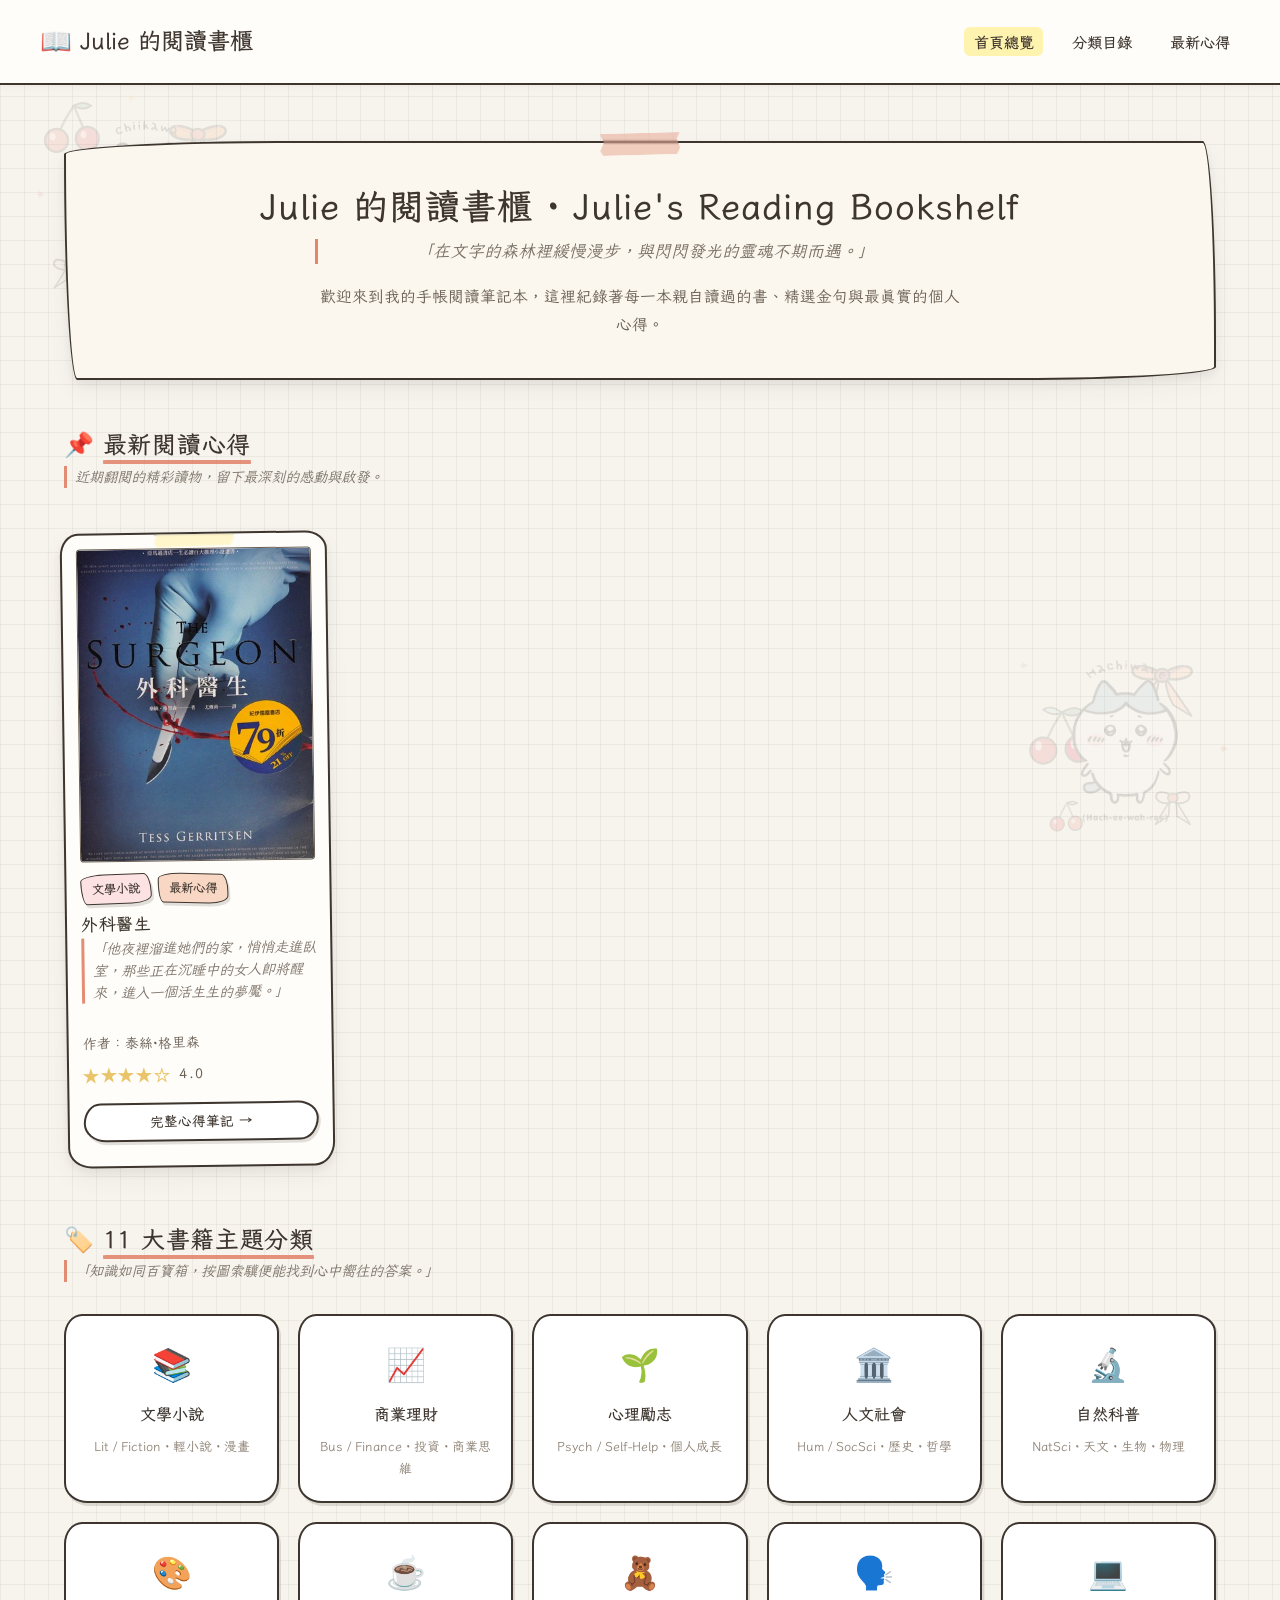
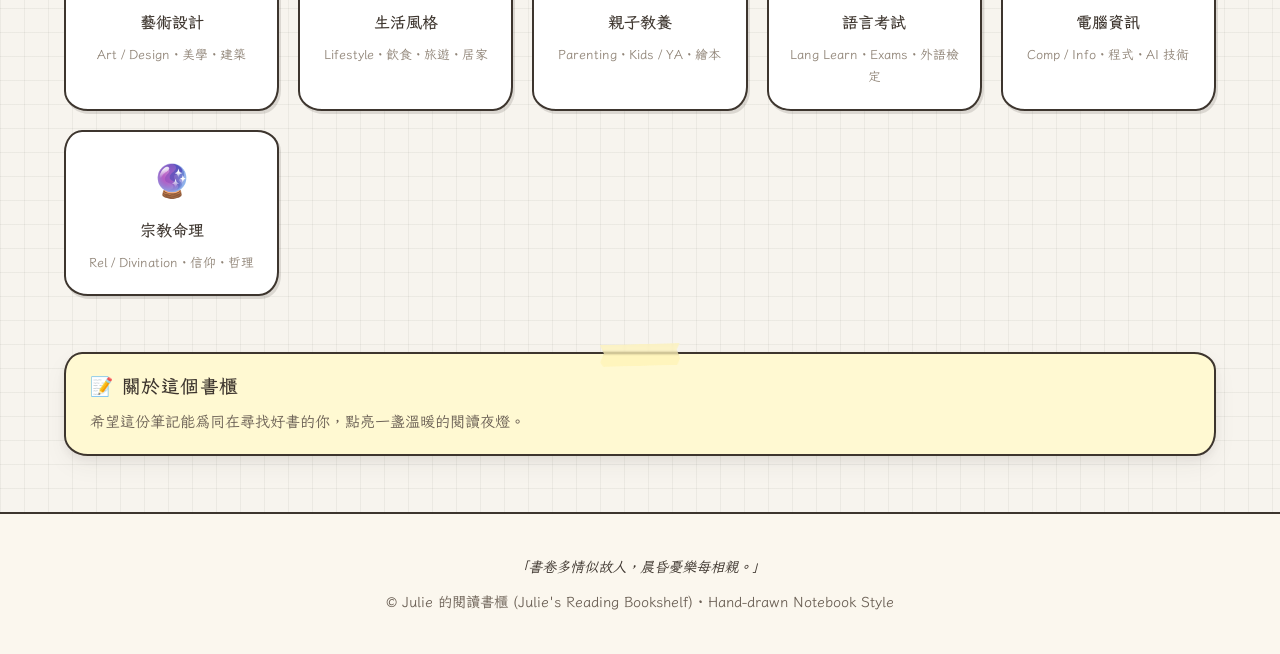
<file: index.html>
<!DOCTYPE html>
<html lang="zh-TW">
<head>
  <meta charset="UTF-8">
  <meta name="viewport" content="width=device-width, initial-scale=1.0">
  <title>Julie 的閱讀書櫃 · Julie's Reading Bookshelf</title>
  <link rel="preconnect" href="https://fonts.googleapis.com">
  <link rel="preconnect" href="https://fonts.gstatic.com" crossorigin>
  <link rel="stylesheet" href="assets/css/style.css">
</head>
<body>

  <!-- 頂部手繪導覽列 -->
  <header class="site-header">
    <div class="header-container">
      <a href="index.html" class="site-logo">
        <span class="logo-icon">📖</span>
        <span>Julie 的閱讀書櫃</span>
      </a>
      <nav>
        <ul class="site-nav">
          <li><a href="index.html" class="active">首頁總覽</a></li>
          <li><a href="#categories">分類目錄</a></li>
          <li><a href="#latest">最新心得</a></li>
        </ul>
      </nav>
    </div>
  </header>

  <!-- 主內容容器 -->
  <main class="container">

    <!-- 首頁手帳手繪橫幅 -->
    <section class="hero-section">
      <div class="washi-tape"></div>
      <h1 class="hero-title">Julie 的閱讀書櫃 · Julie's Reading Bookshelf</h1>
      <!-- 規範：金句置於主標題正下方，比主標題小且為斜體次要顏色 -->
      <p class="book-quote hero-quote">「在文字的森林裡緩慢漫步，與閃閃發光的靈魂不期而遇。」</p>
      <p style="color: var(--text-secondary); max-width: 650px; margin: 0 auto; font-size: 0.98rem;">
        歡迎來到我的手帳閱讀筆記本，這裡紀錄著每一本親自讀過的書、精選金句與最真實的個人心得。
      </p>
    </section>

    <!-- 最新閱讀心得 -->
    <section id="latest" style="margin-bottom: 3.5rem;">
      <div style="display: flex; align-items: baseline; justify-content: space-between; margin-bottom: 1.2rem;">
        <div>
          <h2 style="font-size: 1.5rem; display: flex; align-items: center; gap: 0.5rem;">
            <span>📌</span>
            <span class="underline-handdrawn">最新閱讀心得</span>
          </h2>
          <!-- 區塊標題下方金句 -->
          <p class="book-quote">近期翻閱的精彩讀物，留下最深刻的感動與啟發。</p>
        </div>
      </div>

      <div class="book-grid">

        <!-- 最新心得卡片 1：外科醫生 -->
        <article class="polaroid-card">
          <div class="washi-tape tape-yellow"></div>
          <div class="polaroid-photo">
            <a href="content/lit-fiction/The-Surgeon.html" style="width: 100%; height: 100%; display: block;">
              <img src="assets/images/the-surgeon.jpg" alt="外科醫生 書籍封面" onerror="this.src='https://covers.openlibrary.org/b/isbn/9789869507776-L.jpg'">
            </a>
          </div>
          <div class="polaroid-caption">
            <div style="display: flex; gap: 0.4rem; flex-wrap: wrap; margin-bottom: 0.2rem;">
              <span class="sticker-tag tag-pink">文學小說</span>
              <span class="sticker-tag tag-orange">最新心得</span>
            </div>
            <div class="title-group">
              <h3 class="book-title">
                <a href="content/lit-fiction/The-Surgeon.html">外科醫生</a>
              </h3>
              <!-- 規範：書籍卡片金句置於主標題正下方 -->
              <p class="book-quote">「他夜裡溜進她們的家，悄悄走進臥室，那些正在沉睡中的女人即將醒來，進入一個活生生的夢魘。」</p>
            </div>
            <p class="book-author">作者：泰絲·格里森</p>
            <div class="star-rating">
              <span class="star-fill">★★★★☆</span>
              <span class="rating-number">4.0</span>
            </div>
            <div style="margin-top: 0.6rem;">
              <a href="content/lit-fiction/The-Surgeon.html" class="btn-handdrawn" style="font-size: 0.85rem; padding: 0.35rem 0.8rem; width: 100%;">完整心得筆記 →</a>
            </div>
          </div>
        </article>

      </div>
    </section>

    <!-- 11 大書籍分類總覽選單 -->
    <section id="categories" style="margin-bottom: 3.5rem;">
      <div style="margin-bottom: 1.5rem;">
        <h2 style="font-size: 1.5rem; display: flex; align-items: center; gap: 0.5rem;">
          <span>🏷️</span>
          <span class="underline-handdrawn">11 大書籍主題分類</span>
        </h2>
        <!-- 區塊標題下方金句 -->
        <p class="book-quote">「知識如同百寶箱，按圖索驥便能找到心中嚮往的答案。」</p>
      </div>

      <div class="category-grid">

        <!-- 1. 文學小說 -->
        <a href="content/lit-fiction/index.html" class="category-card">
          <span class="category-icon">📚</span>
          <span class="category-name">文學小說</span>
          <span class="category-count">Lit / Fiction · 輕小說 · 漫畫</span>
        </a>

        <!-- 2. 商業理財 -->
        <a href="content/bus-finance/index.html" class="category-card">
          <span class="category-icon">📈</span>
          <span class="category-name">商業理財</span>
          <span class="category-count">Bus / Finance · 投資 · 商業思維</span>
        </a>

        <!-- 3. 心理勵志 -->
        <a href="content/psych-selfhelp/index.html" class="category-card">
          <span class="category-icon">🌱</span>
          <span class="category-name">心理勵志</span>
          <span class="category-count">Psych / Self-Help · 個人成長</span>
        </a>

        <!-- 4. 人文社會 -->
        <a href="content/hum-socsci/index.html" class="category-card">
          <span class="category-icon">🏛️</span>
          <span class="category-name">人文社會</span>
          <span class="category-count">Hum / SocSci · 歷史 · 哲學</span>
        </a>

        <!-- 5. 自然科普 -->
        <a href="content/nat-sci/index.html" class="category-card">
          <span class="category-icon">🔬</span>
          <span class="category-name">自然科普</span>
          <span class="category-count">NatSci · 天文 · 生物 · 物理</span>
        </a>

        <!-- 6. 藝術設計 -->
        <a href="content/art-design/index.html" class="category-card">
          <span class="category-icon">🎨</span>
          <span class="category-name">藝術設計</span>
          <span class="category-count">Art / Design · 美學 · 建築</span>
        </a>

        <!-- 7. 生活風格 -->
        <a href="content/lifestyle/index.html" class="category-card">
          <span class="category-icon">☕</span>
          <span class="category-name">生活風格</span>
          <span class="category-count">Lifestyle · 飲食 · 旅遊 · 居家</span>
        </a>

        <!-- 8. 親子教養 / 兒童與青少年 -->
        <a href="content/parenting-kids/index.html" class="category-card">
          <span class="category-icon">🧸</span>
          <span class="category-name">親子教養</span>
          <span class="category-count">Parenting · Kids / YA · 繪本</span>
        </a>

        <!-- 9. 語言學習與考試 -->
        <a href="content/language-exams/index.html" class="category-card">
          <span class="category-icon">🗣️</span>
          <span class="category-name">語言考試</span>
          <span class="category-count">Lang Learn · Exams · 外語檢定</span>
        </a>

        <!-- 10. 電腦資訊 -->
        <a href="content/comp-info/index.html" class="category-card">
          <span class="category-icon">💻</span>
          <span class="category-name">電腦資訊</span>
          <span class="category-count">Comp / Info · 程式 · AI 技術</span>
        </a>

        <!-- 11. 宗教命理 -->
        <a href="content/religion-divination/index.html" class="category-card">
          <span class="category-icon">🔮</span>
          <span class="category-name">宗教命理</span>
          <span class="category-count">Rel / Divination · 信仰 · 哲理</span>
        </a>

      </div>
    </section>

    <!-- 手帳便籤隨筆區塊 -->
    <section class="sticky-note">
      <div class="washi-tape tape-yellow"></div>
      <h3 style="margin-bottom: 0.5rem; display: flex; align-items: center; gap: 0.5rem;">
        <span>📝</span>
        <span>關於這個書櫃</span>
      </h3>
      <p style="font-size: 0.95rem; color: var(--text-secondary);">
        希望這份筆記能為同在尋找好書的你，點亮一盞溫暖的閱讀夜燈。
      </p>
    </section>

  </main>

  <!-- 頁尾 -->
  <footer class="site-footer">
    <p class="footer-quote">「書卷多情似故人，晨昏憂樂每相親。」</p>
    <p>© Julie 的閱讀書櫃 (Julie's Reading Bookshelf) · Hand-drawn Notebook Style</p>
  </footer>

</body>
</html>
</file>
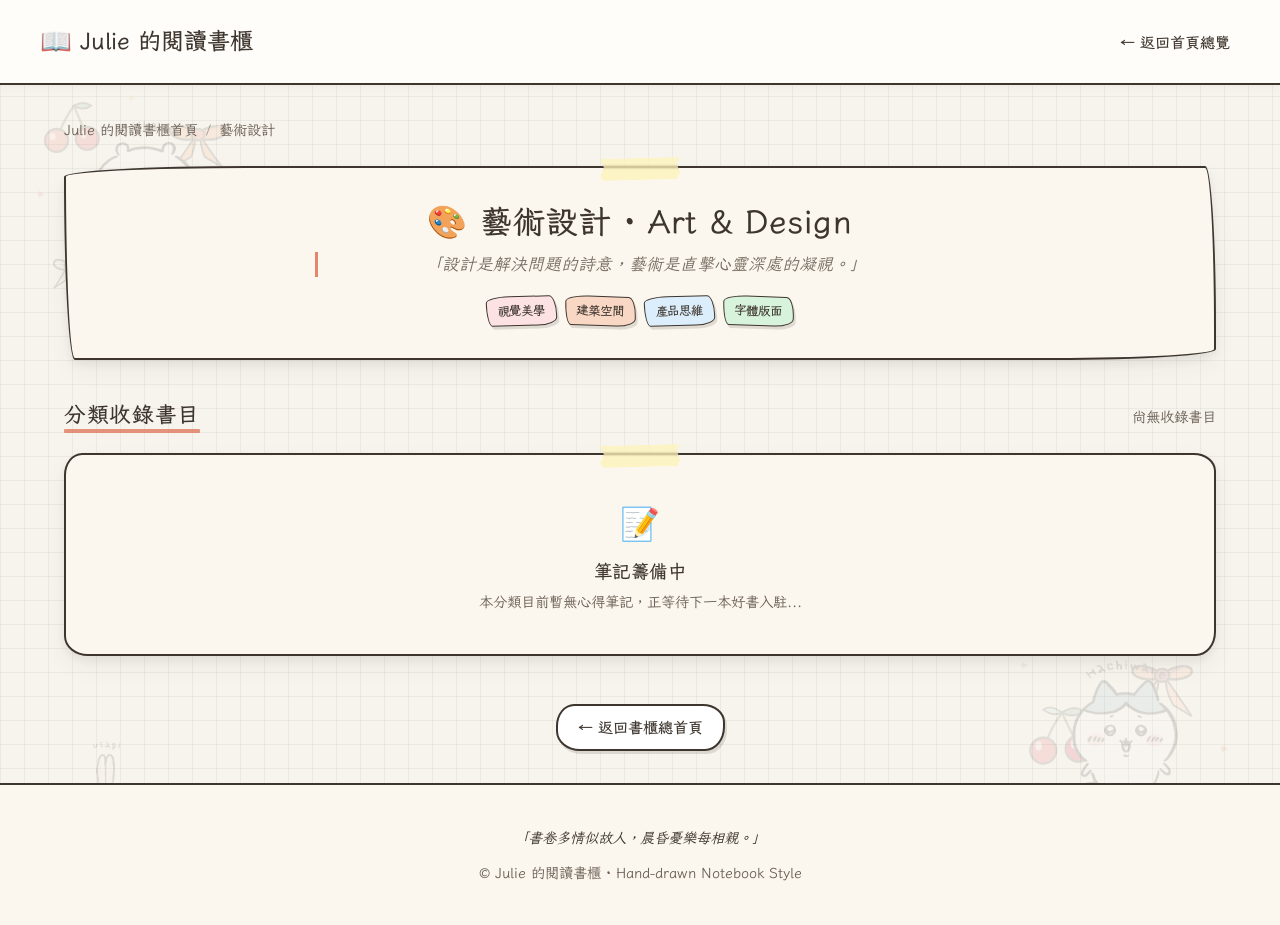
<file: content/art-design/index.html>
<!DOCTYPE html>
<html lang="zh-TW">
<head>
  <meta charset="UTF-8">
  <meta name="viewport" content="width=device-width, initial-scale=1.0">
  <title>藝術設計 · Julie 的閱讀書櫃</title>
  <link rel="preconnect" href="https://fonts.googleapis.com">
  <link rel="preconnect" href="https://fonts.gstatic.com" crossorigin>
  <link rel="stylesheet" href="../../assets/css/style.css">
</head>
<body>

  <header class="site-header">
    <div class="header-container">
      <a href="../../index.html" class="site-logo">
        <span class="logo-icon">📖</span>
        <span>Julie 的閱讀書櫃</span>
      </a>
      <nav>
        <ul class="site-nav">
          <li><a href="../../index.html">← 返回首頁總覽</a></li>
        </ul>
      </nav>
    </div>
  </header>

  <main class="container">
    <nav class="breadcrumb">
      <a href="../../index.html">Julie 的閱讀書櫃首頁</a>
      <span class="breadcrumb-separator">/</span>
      <span>藝術設計</span>
    </nav>

    <section class="hero-section" style="padding: 2rem 1.5rem; margin-bottom: 2.5rem;">
      <div class="washi-tape tape-yellow"></div>
      <h1 class="hero-title" style="font-size: 2rem;">🎨 藝術設計 · Art & Design</h1>
      <!-- 規範：金句置於主標題正下方 -->
      <p class="book-quote hero-quote">「設計是解決問題的詩意，藝術是直擊心靈深處的凝視。」</p>
      <div style="display: flex; gap: 0.5rem; justify-content: center; flex-wrap: wrap; margin-top: 0.8rem;">
        <span class="sticker-tag tag-pink">視覺美學</span>
        <span class="sticker-tag tag-orange">建築空間</span>
        <span class="sticker-tag tag-blue">產品思維</span>
        <span class="sticker-tag tag-green">字體版面</span>
      </div>
    </section>

    <!-- 本分類書籍列表 -->
    <section>
      <div style="display: flex; align-items: baseline; justify-content: space-between; margin-bottom: 1.5rem;">
        <h2 style="font-size: 1.35rem;" class="underline-handdrawn">分類收錄書目</h2>
        <span style="font-size: 0.9rem; color: var(--text-secondary);">尚無收錄書目</span>
      </div>

      <div class="sticky-note" style="text-align: center; padding: 2.5rem 1.5rem; background-color: var(--bg-paper-light);">
        <div class="washi-tape tape-yellow"></div>
        <p style="font-size: 2rem; margin-bottom: 0.5rem;">📝</p>
        <h3 style="font-size: 1.15rem; margin-bottom: 0.3rem;">筆記籌備中</h3>
        <p style="color: var(--text-secondary); font-size: 0.9rem;">本分類目前暫無心得筆記，正等待下一本好書入駐...</p>
      </div>
    </section>

    <div style="margin-top: 3rem; text-align: center;">
      <a href="../../index.html" class="btn-handdrawn">← 返回書櫃總首頁</a>
    </div>
  </main>

  <footer class="site-footer">
    <p class="footer-quote">「書卷多情似故人，晨昏憂樂每相親。」</p>
    <p>© Julie 的閱讀書櫃 · Hand-drawn Notebook Style</p>
  </footer>

</body>
</html>
</file>
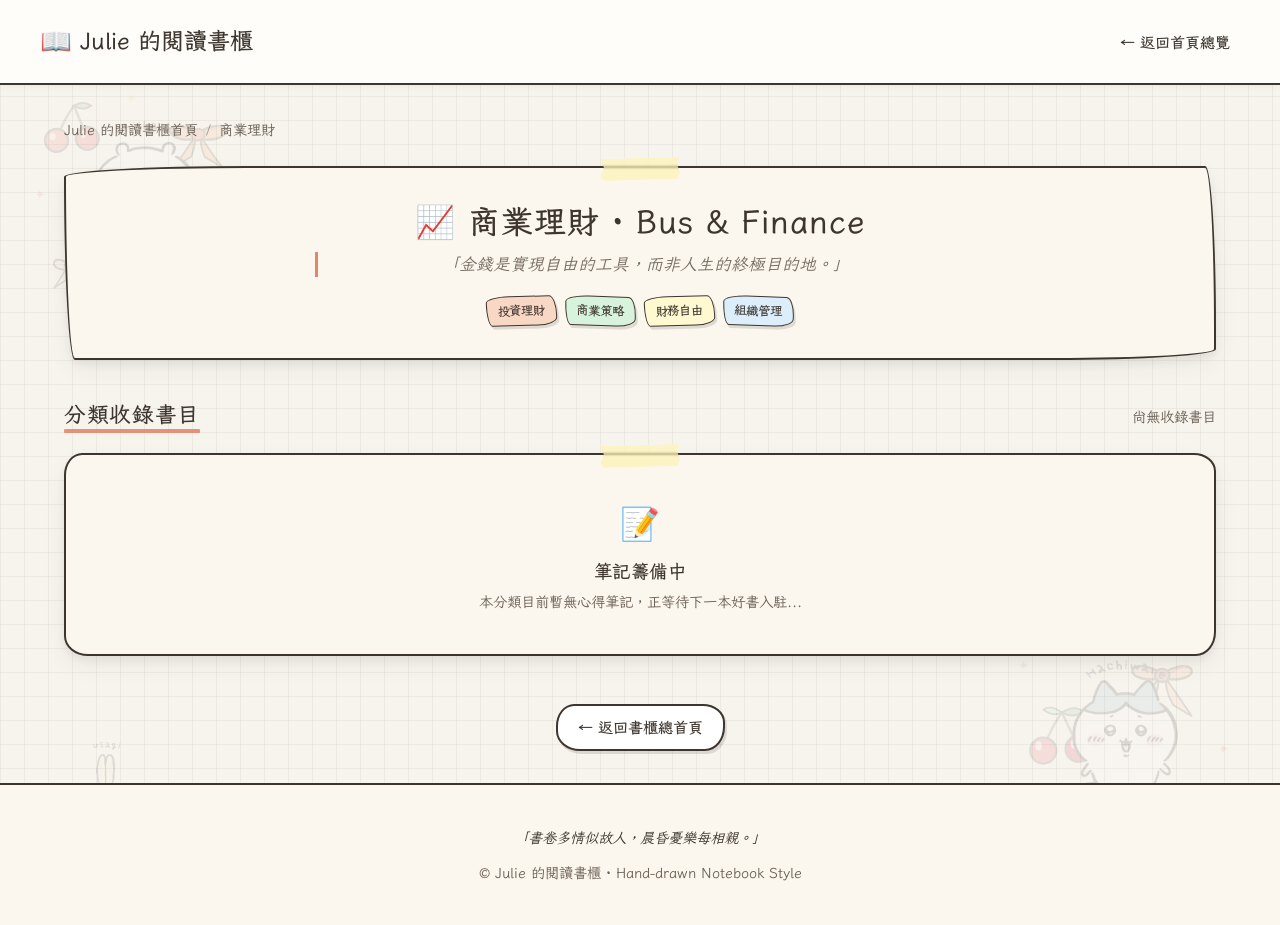
<file: content/bus-finance/index.html>
<!DOCTYPE html>
<html lang="zh-TW">
<head>
  <meta charset="UTF-8">
  <meta name="viewport" content="width=device-width, initial-scale=1.0">
  <title>商業理財 · Julie 的閱讀書櫃</title>
  <link rel="preconnect" href="https://fonts.googleapis.com">
  <link rel="preconnect" href="https://fonts.gstatic.com" crossorigin>
  <link rel="stylesheet" href="../../assets/css/style.css">
</head>
<body>

  <!-- 頂部手繪導覽列 -->
  <header class="site-header">
    <div class="header-container">
      <a href="../../index.html" class="site-logo">
        <span class="logo-icon">📖</span>
        <span>Julie 的閱讀書櫃</span>
      </a>
      <nav>
        <ul class="site-nav">
          <li><a href="../../index.html">← 返回首頁總覽</a></li>
        </ul>
      </nav>
    </div>
  </header>

  <main class="container">
    <!-- 麵包屑導覽 -->
    <nav class="breadcrumb">
      <a href="../../index.html">Julie 的閱讀書櫃首頁</a>
      <span class="breadcrumb-separator">/</span>
      <span>商業理財</span>
    </nav>

    <!-- 分類主題標題區 -->
    <section class="hero-section" style="padding: 2rem 1.5rem; margin-bottom: 2.5rem;">
      <div class="washi-tape tape-yellow"></div>
      <h1 class="hero-title" style="font-size: 2rem;">📈 商業理財 · Bus & Finance</h1>
      <!-- 規範：金句置於主標題正下方 -->
      <p class="book-quote hero-quote">「金錢是實現自由的工具，而非人生的終極目的地。」</p>
      <div style="display: flex; gap: 0.5rem; justify-content: center; flex-wrap: wrap; margin-top: 0.8rem;">
        <span class="sticker-tag tag-orange">投資理財</span>
        <span class="sticker-tag tag-green">商業策略</span>
        <span class="sticker-tag">財務自由</span>
        <span class="sticker-tag tag-blue">組織管理</span>
      </div>
    </section>

    <!-- 本分類書籍列表 -->
    <section>
      <div style="display: flex; align-items: baseline; justify-content: space-between; margin-bottom: 1.5rem;">
        <h2 style="font-size: 1.35rem;" class="underline-handdrawn">分類收錄書目</h2>
        <span style="font-size: 0.9rem; color: var(--text-secondary);">尚無收錄書目</span>
      </div>

      <div class="sticky-note" style="text-align: center; padding: 2.5rem 1.5rem; background-color: var(--bg-paper-light);">
        <div class="washi-tape tape-yellow"></div>
        <p style="font-size: 2rem; margin-bottom: 0.5rem;">📝</p>
        <h3 style="font-size: 1.15rem; margin-bottom: 0.3rem;">筆記籌備中</h3>
        <p style="color: var(--text-secondary); font-size: 0.9rem;">本分類目前暫無心得筆記，正等待下一本好書入駐...</p>
      </div>
    </section>

    <div style="margin-top: 3rem; text-align: center;">
      <a href="../../index.html" class="btn-handdrawn">← 返回書櫃總首頁</a>
    </div>
  </main>

  <footer class="site-footer">
    <p class="footer-quote">「書卷多情似故人，晨昏憂樂每相親。」</p>
    <p>© Julie 的閱讀書櫃 · Hand-drawn Notebook Style</p>
  </footer>

</body>
</html>
</file>
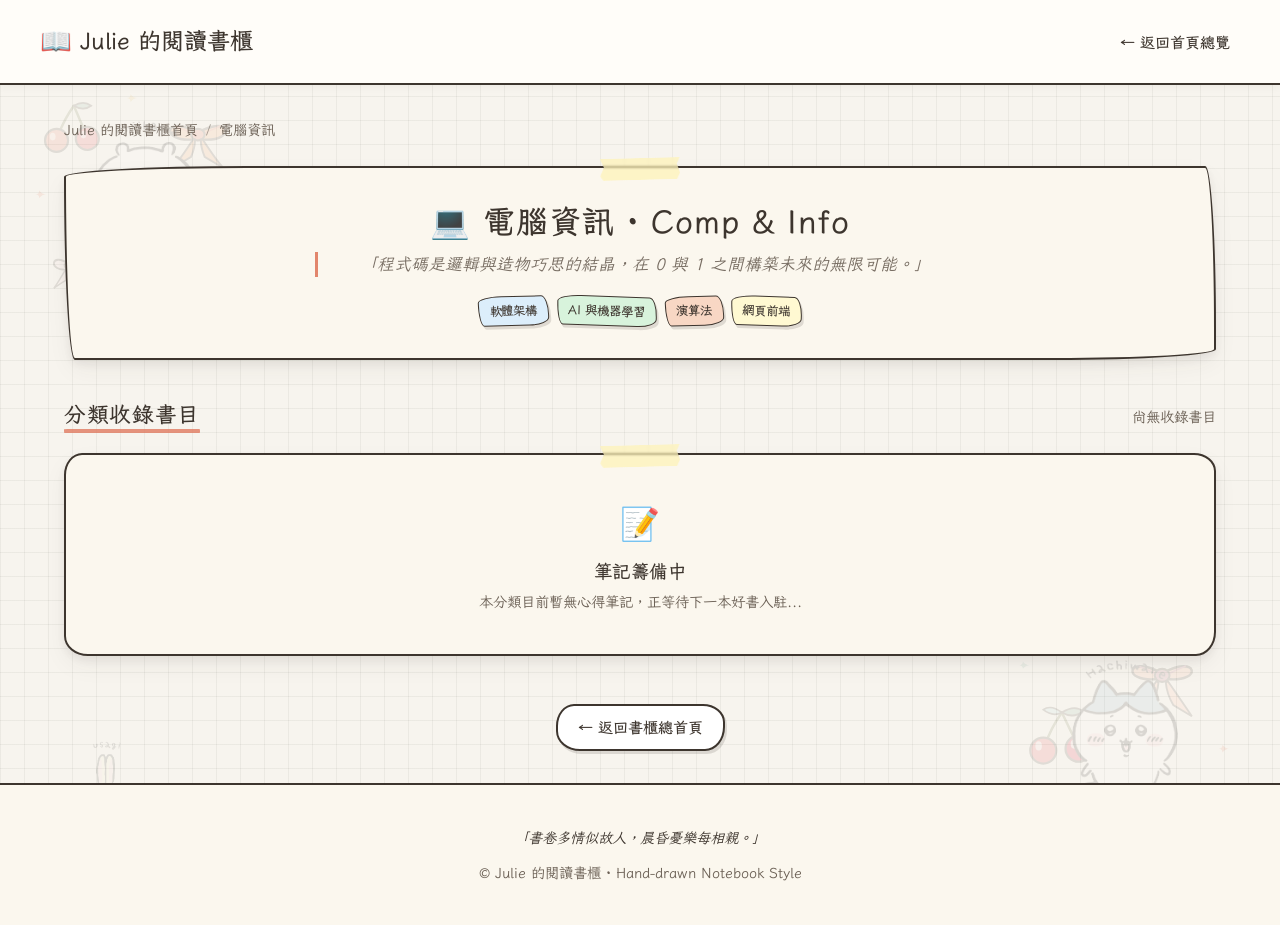
<file: content/comp-info/index.html>
<!DOCTYPE html>
<html lang="zh-TW">
<head>
  <meta charset="UTF-8">
  <meta name="viewport" content="width=device-width, initial-scale=1.0">
  <title>電腦資訊 · Julie 的閱讀書櫃</title>
  <link rel="preconnect" href="https://fonts.googleapis.com">
  <link rel="preconnect" href="https://fonts.gstatic.com" crossorigin>
  <link rel="stylesheet" href="../../assets/css/style.css">
</head>
<body>

  <header class="site-header">
    <div class="header-container">
      <a href="../../index.html" class="site-logo">
        <span class="logo-icon">📖</span>
        <span>Julie 的閱讀書櫃</span>
      </a>
      <nav>
        <ul class="site-nav">
          <li><a href="../../index.html">← 返回首頁總覽</a></li>
        </ul>
      </nav>
    </div>
  </header>

  <main class="container">
    <nav class="breadcrumb">
      <a href="../../index.html">Julie 的閱讀書櫃首頁</a>
      <span class="breadcrumb-separator">/</span>
      <span>電腦資訊</span>
    </nav>

    <section class="hero-section" style="padding: 2rem 1.5rem; margin-bottom: 2.5rem;">
      <div class="washi-tape tape-yellow"></div>
      <h1 class="hero-title" style="font-size: 2rem;">💻 電腦資訊 · Comp & Info</h1>
      <!-- 規範：金句置於主標題正下方 -->
      <p class="book-quote hero-quote">「程式碼是邏輯與造物巧思的結晶，在 0 與 1 之間構築未來的無限可能。」</p>
      <div style="display: flex; gap: 0.5rem; justify-content: center; flex-wrap: wrap; margin-top: 0.8rem;">
        <span class="sticker-tag tag-blue">軟體架構</span>
        <span class="sticker-tag tag-green">AI 與機器學習</span>
        <span class="sticker-tag tag-orange">演算法</span>
        <span class="sticker-tag">網頁前端</span>
      </div>
    </section>

    <!-- 本分類書籍列表 -->
    <section>
      <div style="display: flex; align-items: baseline; justify-content: space-between; margin-bottom: 1.5rem;">
        <h2 style="font-size: 1.35rem;" class="underline-handdrawn">分類收錄書目</h2>
        <span style="font-size: 0.9rem; color: var(--text-secondary);">尚無收錄書目</span>
      </div>

      <div class="sticky-note" style="text-align: center; padding: 2.5rem 1.5rem; background-color: var(--bg-paper-light);">
        <div class="washi-tape tape-yellow"></div>
        <p style="font-size: 2rem; margin-bottom: 0.5rem;">📝</p>
        <h3 style="font-size: 1.15rem; margin-bottom: 0.3rem;">筆記籌備中</h3>
        <p style="color: var(--text-secondary); font-size: 0.9rem;">本分類目前暫無心得筆記，正等待下一本好書入駐...</p>
      </div>
    </section>

    <div style="margin-top: 3rem; text-align: center;">
      <a href="../../index.html" class="btn-handdrawn">← 返回書櫃總首頁</a>
    </div>
  </main>

  <footer class="site-footer">
    <p class="footer-quote">「書卷多情似故人，晨昏憂樂每相親。」</p>
    <p>© Julie 的閱讀書櫃 · Hand-drawn Notebook Style</p>
  </footer>

</body>
</html>
</file>
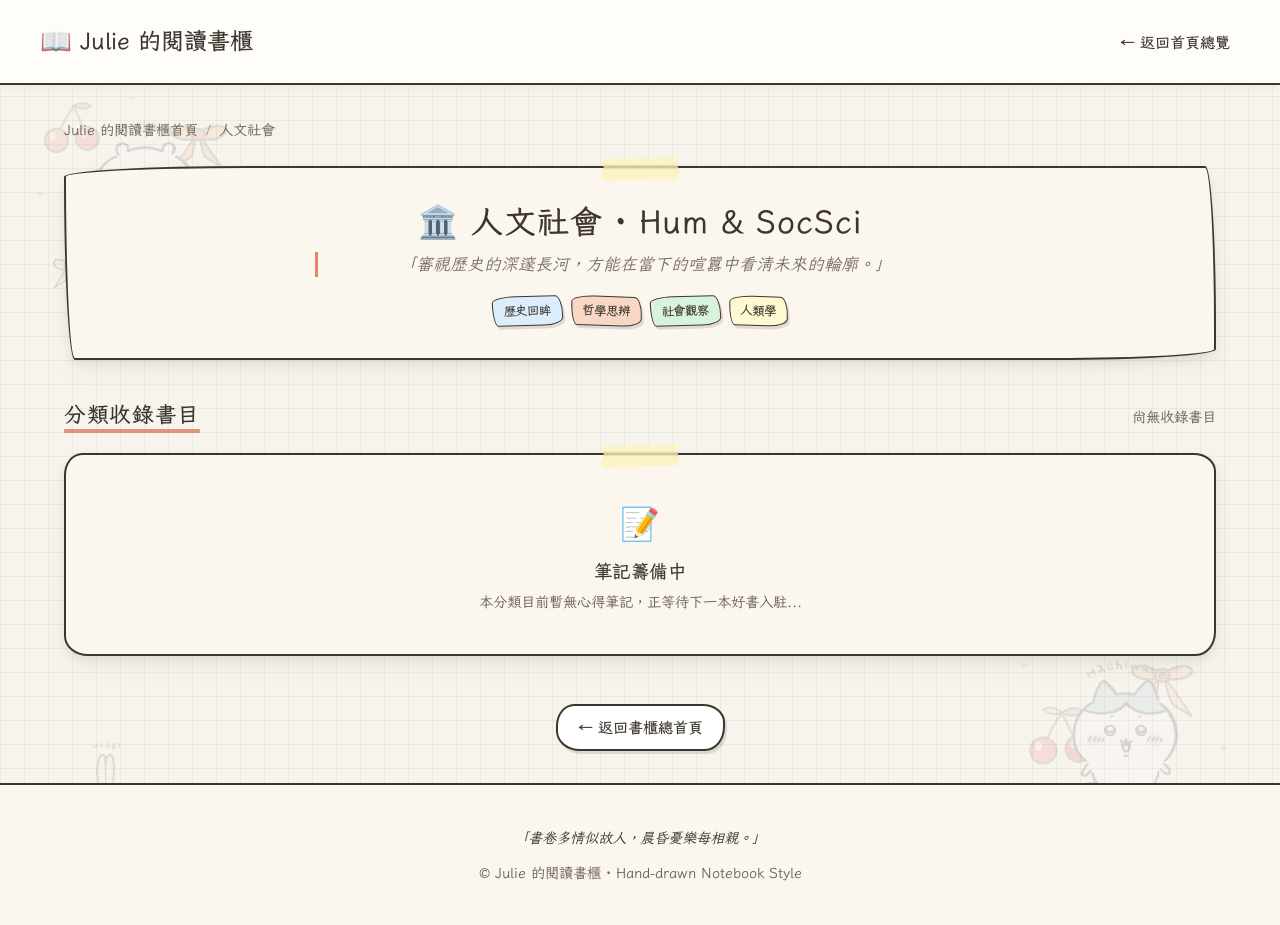
<file: content/hum-socsci/index.html>
<!DOCTYPE html>
<html lang="zh-TW">
<head>
  <meta charset="UTF-8">
  <meta name="viewport" content="width=device-width, initial-scale=1.0">
  <title>人文社會 · Julie 的閱讀書櫃</title>
  <link rel="preconnect" href="https://fonts.googleapis.com">
  <link rel="preconnect" href="https://fonts.gstatic.com" crossorigin>
  <link rel="stylesheet" href="../../assets/css/style.css">
</head>
<body>

  <header class="site-header">
    <div class="header-container">
      <a href="../../index.html" class="site-logo">
        <span class="logo-icon">📖</span>
        <span>Julie 的閱讀書櫃</span>
      </a>
      <nav>
        <ul class="site-nav">
          <li><a href="../../index.html">← 返回首頁總覽</a></li>
        </ul>
      </nav>
    </div>
  </header>

  <main class="container">
    <nav class="breadcrumb">
      <a href="../../index.html">Julie 的閱讀書櫃首頁</a>
      <span class="breadcrumb-separator">/</span>
      <span>人文社會</span>
    </nav>

    <section class="hero-section" style="padding: 2rem 1.5rem; margin-bottom: 2.5rem;">
      <div class="washi-tape tape-yellow"></div>
      <h1 class="hero-title" style="font-size: 2rem;">🏛️ 人文社會 · Hum & SocSci</h1>
      <!-- 規範：金句置於主標題正下方 -->
      <p class="book-quote hero-quote">「審視歷史的深邃長河，方能在當下的喧囂中看清未來的輪廓。」</p>
      <div style="display: flex; gap: 0.5rem; justify-content: center; flex-wrap: wrap; margin-top: 0.8rem;">
        <span class="sticker-tag tag-blue">歷史回眸</span>
        <span class="sticker-tag tag-orange">哲學思辨</span>
        <span class="sticker-tag tag-green">社會觀察</span>
        <span class="sticker-tag">人類學</span>
      </div>
    </section>

    <!-- 本分類書籍列表 -->
    <section>
      <div style="display: flex; align-items: baseline; justify-content: space-between; margin-bottom: 1.5rem;">
        <h2 style="font-size: 1.35rem;" class="underline-handdrawn">分類收錄書目</h2>
        <span style="font-size: 0.9rem; color: var(--text-secondary);">尚無收錄書目</span>
      </div>

      <div class="sticky-note" style="text-align: center; padding: 2.5rem 1.5rem; background-color: var(--bg-paper-light);">
        <div class="washi-tape tape-yellow"></div>
        <p style="font-size: 2rem; margin-bottom: 0.5rem;">📝</p>
        <h3 style="font-size: 1.15rem; margin-bottom: 0.3rem;">筆記籌備中</h3>
        <p style="color: var(--text-secondary); font-size: 0.9rem;">本分類目前暫無心得筆記，正等待下一本好書入駐...</p>
      </div>
    </section>

    <div style="margin-top: 3rem; text-align: center;">
      <a href="../../index.html" class="btn-handdrawn">← 返回書櫃總首頁</a>
    </div>
  </main>

  <footer class="site-footer">
    <p class="footer-quote">「書卷多情似故人，晨昏憂樂每相親。」</p>
    <p>© Julie 的閱讀書櫃 · Hand-drawn Notebook Style</p>
  </footer>

</body>
</html>
</file>
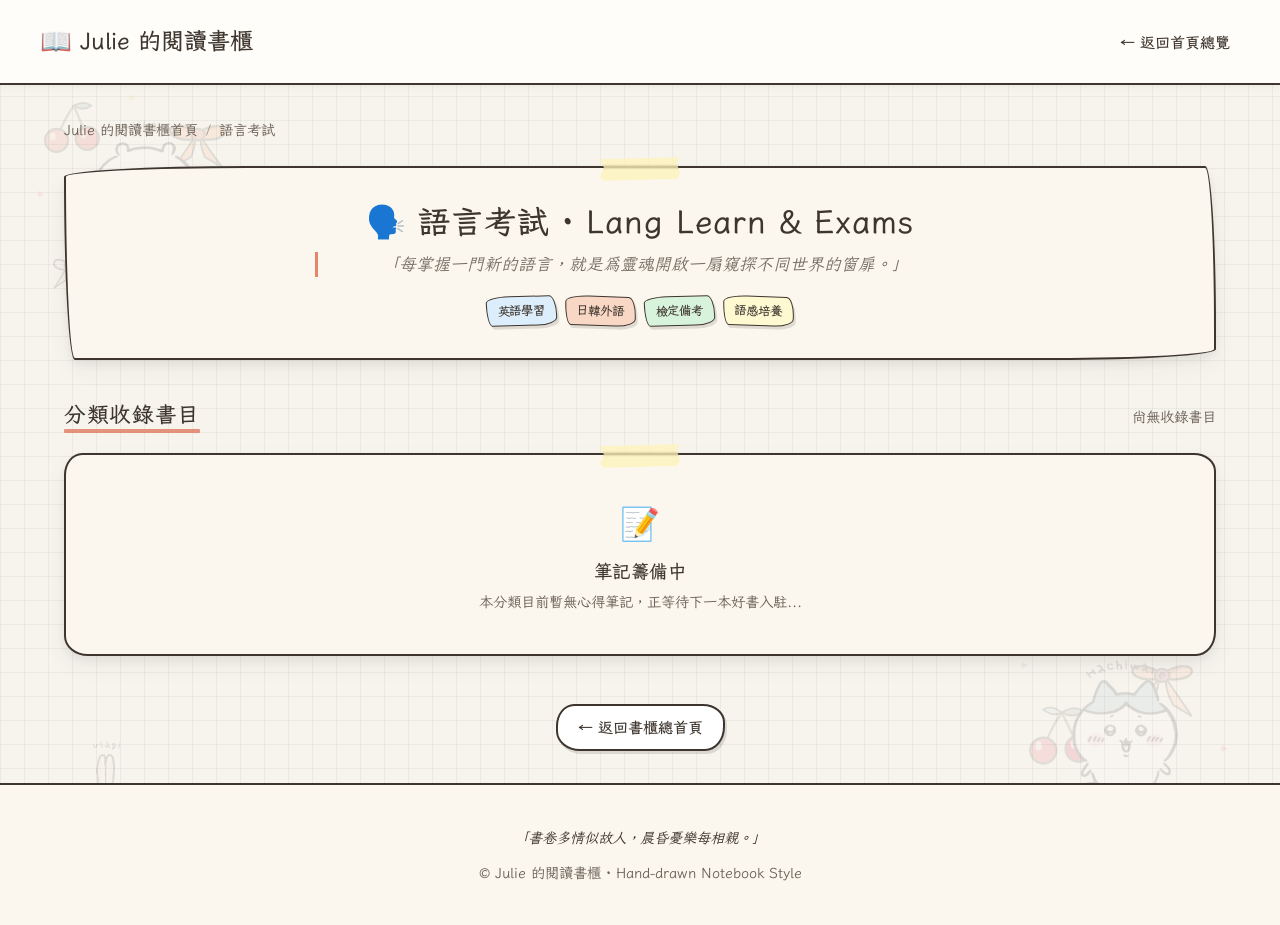
<file: content/language-exams/index.html>
<!DOCTYPE html>
<html lang="zh-TW">
<head>
  <meta charset="UTF-8">
  <meta name="viewport" content="width=device-width, initial-scale=1.0">
  <title>語言考試 · Julie 的閱讀書櫃</title>
  <link rel="preconnect" href="https://fonts.googleapis.com">
  <link rel="preconnect" href="https://fonts.gstatic.com" crossorigin>
  <link rel="stylesheet" href="../../assets/css/style.css">
</head>
<body>

  <header class="site-header">
    <div class="header-container">
      <a href="../../index.html" class="site-logo">
        <span class="logo-icon">📖</span>
        <span>Julie 的閱讀書櫃</span>
      </a>
      <nav>
        <ul class="site-nav">
          <li><a href="../../index.html">← 返回首頁總覽</a></li>
        </ul>
      </nav>
    </div>
  </header>

  <main class="container">
    <nav class="breadcrumb">
      <a href="../../index.html">Julie 的閱讀書櫃首頁</a>
      <span class="breadcrumb-separator">/</span>
      <span>語言考試</span>
    </nav>

    <section class="hero-section" style="padding: 2rem 1.5rem; margin-bottom: 2.5rem;">
      <div class="washi-tape tape-yellow"></div>
      <h1 class="hero-title" style="font-size: 2rem;">🗣️ 語言考試 · Lang Learn & Exams</h1>
      <!-- 規範：金句置於主標題正下方 -->
      <p class="book-quote hero-quote">「每掌握一門新的語言，就是為靈魂開啟一扇窺探不同世界的窗扉。」</p>
      <div style="display: flex; gap: 0.5rem; justify-content: center; flex-wrap: wrap; margin-top: 0.8rem;">
        <span class="sticker-tag tag-blue">英語學習</span>
        <span class="sticker-tag tag-orange">日韓外語</span>
        <span class="sticker-tag tag-green">檢定備考</span>
        <span class="sticker-tag">語感培養</span>
      </div>
    </section>

    <!-- 本分類書籍列表 -->
    <section>
      <div style="display: flex; align-items: baseline; justify-content: space-between; margin-bottom: 1.5rem;">
        <h2 style="font-size: 1.35rem;" class="underline-handdrawn">分類收錄書目</h2>
        <span style="font-size: 0.9rem; color: var(--text-secondary);">尚無收錄書目</span>
      </div>

      <div class="sticky-note" style="text-align: center; padding: 2.5rem 1.5rem; background-color: var(--bg-paper-light);">
        <div class="washi-tape tape-yellow"></div>
        <p style="font-size: 2rem; margin-bottom: 0.5rem;">📝</p>
        <h3 style="font-size: 1.15rem; margin-bottom: 0.3rem;">筆記籌備中</h3>
        <p style="color: var(--text-secondary); font-size: 0.9rem;">本分類目前暫無心得筆記，正等待下一本好書入駐...</p>
      </div>
    </section>

    <div style="margin-top: 3rem; text-align: center;">
      <a href="../../index.html" class="btn-handdrawn">← 返回書櫃總首頁</a>
    </div>
  </main>

  <footer class="site-footer">
    <p class="footer-quote">「書卷多情似故人，晨昏憂樂每相親。」</p>
    <p>© Julie 的閱讀書櫃 · Hand-drawn Notebook Style</p>
  </footer>

</body>
</html>
</file>
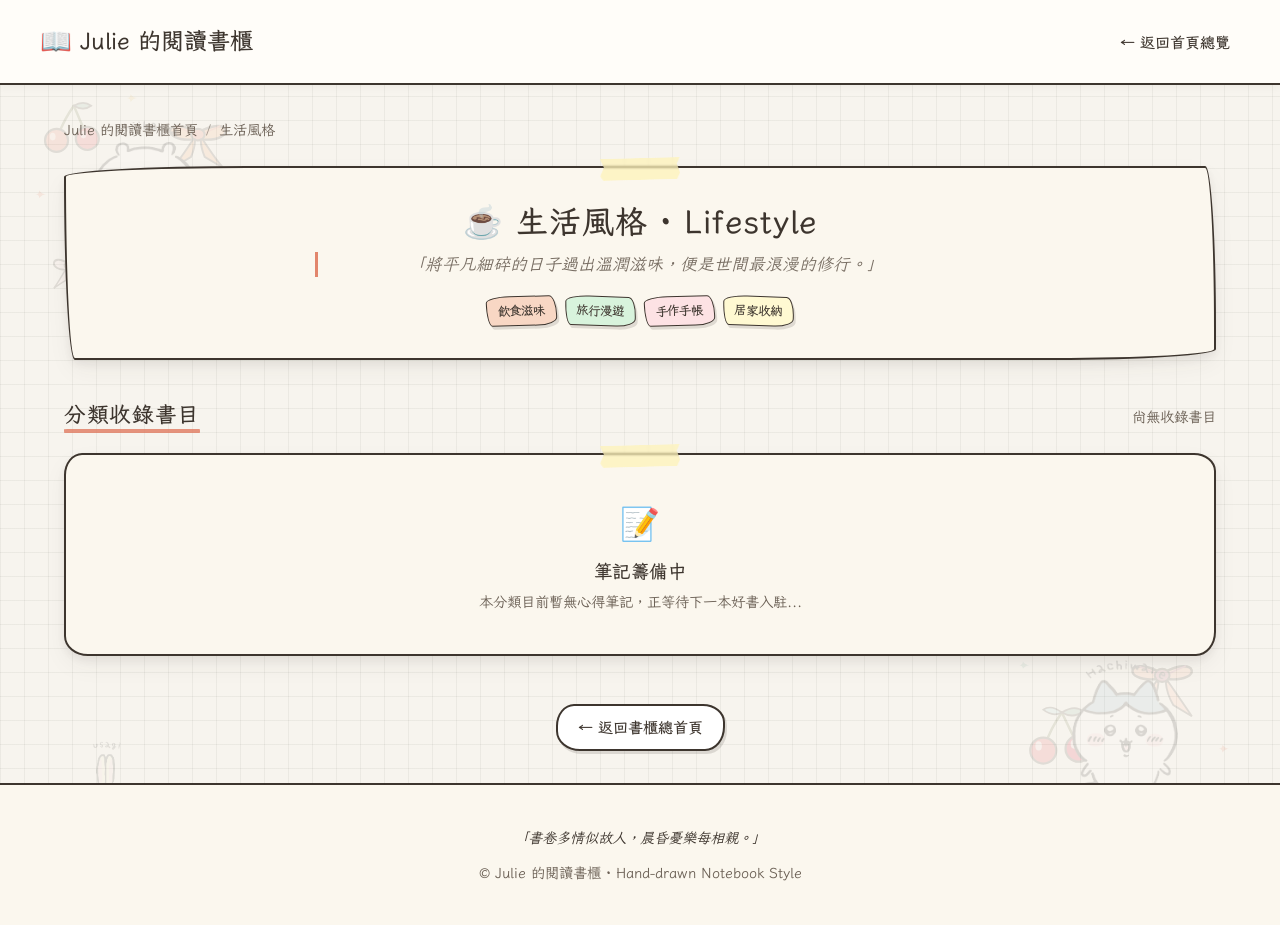
<file: content/lifestyle/index.html>
<!DOCTYPE html>
<html lang="zh-TW">
<head>
  <meta charset="UTF-8">
  <meta name="viewport" content="width=device-width, initial-scale=1.0">
  <title>生活風格 · Julie 的閱讀書櫃</title>
  <link rel="preconnect" href="https://fonts.googleapis.com">
  <link rel="preconnect" href="https://fonts.gstatic.com" crossorigin>
  <link rel="stylesheet" href="../../assets/css/style.css">
</head>
<body>

  <header class="site-header">
    <div class="header-container">
      <a href="../../index.html" class="site-logo">
        <span class="logo-icon">📖</span>
        <span>Julie 的閱讀書櫃</span>
      </a>
      <nav>
        <ul class="site-nav">
          <li><a href="../../index.html">← 返回首頁總覽</a></li>
        </ul>
      </nav>
    </div>
  </header>

  <main class="container">
    <nav class="breadcrumb">
      <a href="../../index.html">Julie 的閱讀書櫃首頁</a>
      <span class="breadcrumb-separator">/</span>
      <span>生活風格</span>
    </nav>

    <section class="hero-section" style="padding: 2rem 1.5rem; margin-bottom: 2.5rem;">
      <div class="washi-tape tape-yellow"></div>
      <h1 class="hero-title" style="font-size: 2rem;">☕ 生活風格 · Lifestyle</h1>
      <!-- 規範：金句置於主標題正下方 -->
      <p class="book-quote hero-quote">「將平凡細碎的日子過出溫潤滋味，便是世間最浪漫的修行。」</p>
      <div style="display: flex; gap: 0.5rem; justify-content: center; flex-wrap: wrap; margin-top: 0.8rem;">
        <span class="sticker-tag tag-orange">飲食滋味</span>
        <span class="sticker-tag tag-green">旅行漫遊</span>
        <span class="sticker-tag tag-pink">手作手帳</span>
        <span class="sticker-tag">居家收納</span>
      </div>
    </section>

    <!-- 本分類書籍列表 -->
    <section>
      <div style="display: flex; align-items: baseline; justify-content: space-between; margin-bottom: 1.5rem;">
        <h2 style="font-size: 1.35rem;" class="underline-handdrawn">分類收錄書目</h2>
        <span style="font-size: 0.9rem; color: var(--text-secondary);">尚無收錄書目</span>
      </div>

      <div class="sticky-note" style="text-align: center; padding: 2.5rem 1.5rem; background-color: var(--bg-paper-light);">
        <div class="washi-tape tape-yellow"></div>
        <p style="font-size: 2rem; margin-bottom: 0.5rem;">📝</p>
        <h3 style="font-size: 1.15rem; margin-bottom: 0.3rem;">筆記籌備中</h3>
        <p style="color: var(--text-secondary); font-size: 0.9rem;">本分類目前暫無心得筆記，正等待下一本好書入駐...</p>
      </div>
    </section>

    <div style="margin-top: 3rem; text-align: center;">
      <a href="../../index.html" class="btn-handdrawn">← 返回書櫃總首頁</a>
    </div>
  </main>

  <footer class="site-footer">
    <p class="footer-quote">「書卷多情似故人，晨昏憂樂每相親。」</p>
    <p>© Julie 的閱讀書櫃 · Hand-drawn Notebook Style</p>
  </footer>

</body>
</html>
</file>
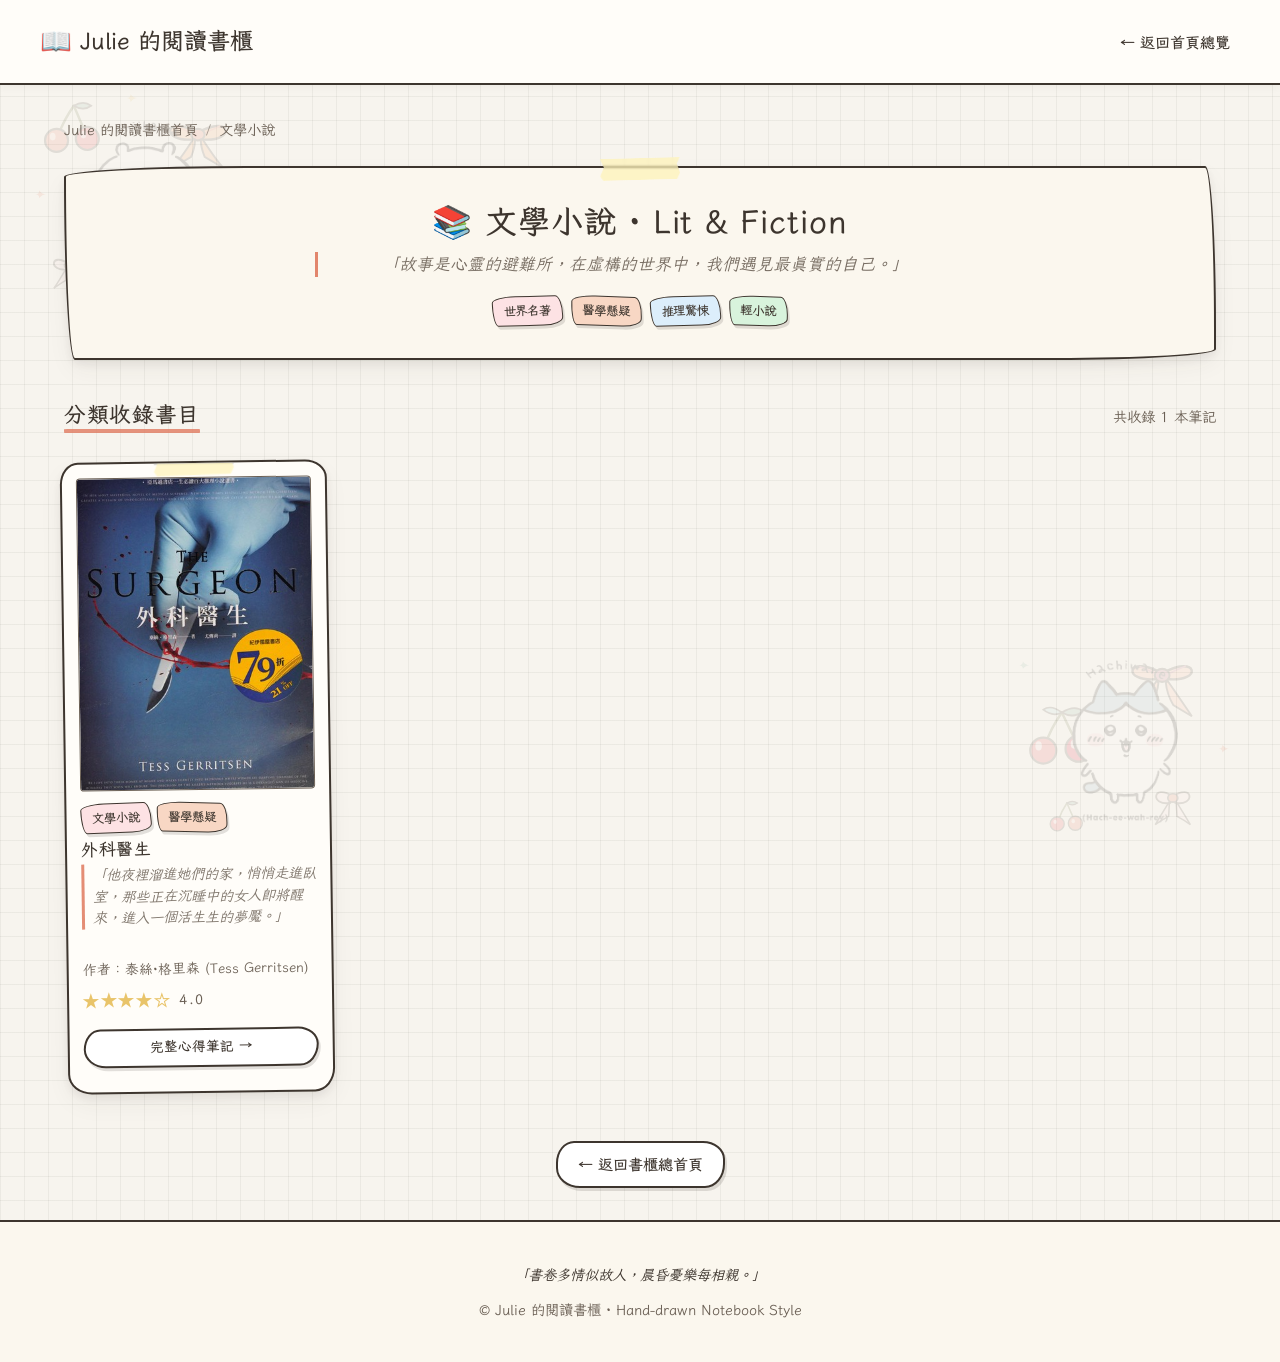
<file: content/lit-fiction/index.html>
<!DOCTYPE html>
<html lang="zh-TW">
<head>
  <meta charset="UTF-8">
  <meta name="viewport" content="width=device-width, initial-scale=1.0">
  <title>文學小說 · Julie 的閱讀書櫃</title>
  <link rel="preconnect" href="https://fonts.googleapis.com">
  <link rel="preconnect" href="https://fonts.gstatic.com" crossorigin>
  <link rel="stylesheet" href="../../assets/css/style.css">
</head>
<body>

  <!-- 頂部手繪導覽列 -->
  <header class="site-header">
    <div class="header-container">
      <a href="../../index.html" class="site-logo">
        <span class="logo-icon">📖</span>
        <span>Julie 的閱讀書櫃</span>
      </a>
      <nav>
        <ul class="site-nav">
          <li><a href="../../index.html">← 返回首頁總覽</a></li>
        </ul>
      </nav>
    </div>
  </header>

  <main class="container">
    <!-- 麵包屑導覽 -->
    <nav class="breadcrumb">
      <a href="../../index.html">Julie 的閱讀書櫃首頁</a>
      <span class="breadcrumb-separator">/</span>
      <span>文學小說</span>
    </nav>

    <!-- 分類主題標題區 -->
    <section class="hero-section" style="padding: 2rem 1.5rem; margin-bottom: 2.5rem;">
      <div class="washi-tape tape-yellow"></div>
      <h1 class="hero-title" style="font-size: 2rem;">📚 文學小說 · Lit & Fiction</h1>
      <!-- 規範：金句置於主標題正下方 -->
      <p class="book-quote hero-quote">「故事是心靈的避難所，在虛構的世界中，我們遇見最真實的自己。」</p>
      <div style="display: flex; gap: 0.5rem; justify-content: center; flex-wrap: wrap; margin-top: 0.8rem;">
        <span class="sticker-tag tag-pink">世界名著</span>
        <span class="sticker-tag tag-orange">醫學懸疑</span>
        <span class="sticker-tag tag-blue">推理驚悚</span>
        <span class="sticker-tag tag-green">輕小說</span>
      </div>
    </section>

    <!-- 本分類書籍列表 -->
    <section>
      <div style="display: flex; align-items: baseline; justify-content: space-between; margin-bottom: 1.5rem;">
        <h2 style="font-size: 1.35rem;" class="underline-handdrawn">分類收錄書目</h2>
        <span style="font-size: 0.9rem; color: var(--text-secondary);">共收錄 1 本筆記</span>
      </div>

      <div class="book-grid">

        <!-- 1. 外科醫生 -->
        <article class="polaroid-card">
          <div class="washi-tape tape-yellow"></div>
          <div class="polaroid-photo">
            <a href="The-Surgeon.html" style="width: 100%; height: 100%; display: block;">
              <img src="../../assets/images/the-surgeon.jpg" alt="外科醫生 書籍封面" onerror="this.src='https://covers.openlibrary.org/b/isbn/9789869507776-L.jpg'">
            </a>
          </div>
          <div class="polaroid-caption">
            <div style="display: flex; gap: 0.3rem; flex-wrap: wrap;">
              <span class="sticker-tag tag-pink">文學小說</span>
              <span class="sticker-tag tag-orange">醫學懸疑</span>
            </div>
            <div class="title-group">
              <h3 class="book-title">
                <a href="The-Surgeon.html">外科醫生</a>
              </h3>
              <!-- 規範：書籍卡片金句置於主標題正下方 -->
              <p class="book-quote">「他夜裡溜進她們的家，悄悄走進臥室，那些正在沉睡中的女人即將醒來，進入一個活生生的夢魘。」</p>
            </div>
            <p class="book-author">作者：泰絲·格里森 (Tess Gerritsen)</p>
            <div class="star-rating">
              <span class="star-fill">★★★★☆</span>
              <span class="rating-number">4.0</span>
            </div>
            <div style="margin-top: 0.6rem;">
              <a href="The-Surgeon.html" class="btn-handdrawn" style="font-size: 0.85rem; padding: 0.35rem 0.8rem; width: 100%;">完整心得筆記 →</a>
            </div>
          </div>
        </article>

      </div>
    </section>

    <!-- 底部返回按鈕 -->
    <div style="margin-top: 3rem; text-align: center;">
      <a href="../../index.html" class="btn-handdrawn">← 返回書櫃總首頁</a>
    </div>
  </main>

  <footer class="site-footer">
    <p class="footer-quote">「書卷多情似故人，晨昏憂樂每相親。」</p>
    <p>© Julie 的閱讀書櫃 · Hand-drawn Notebook Style</p>
  </footer>

</body>
</html>
</file>
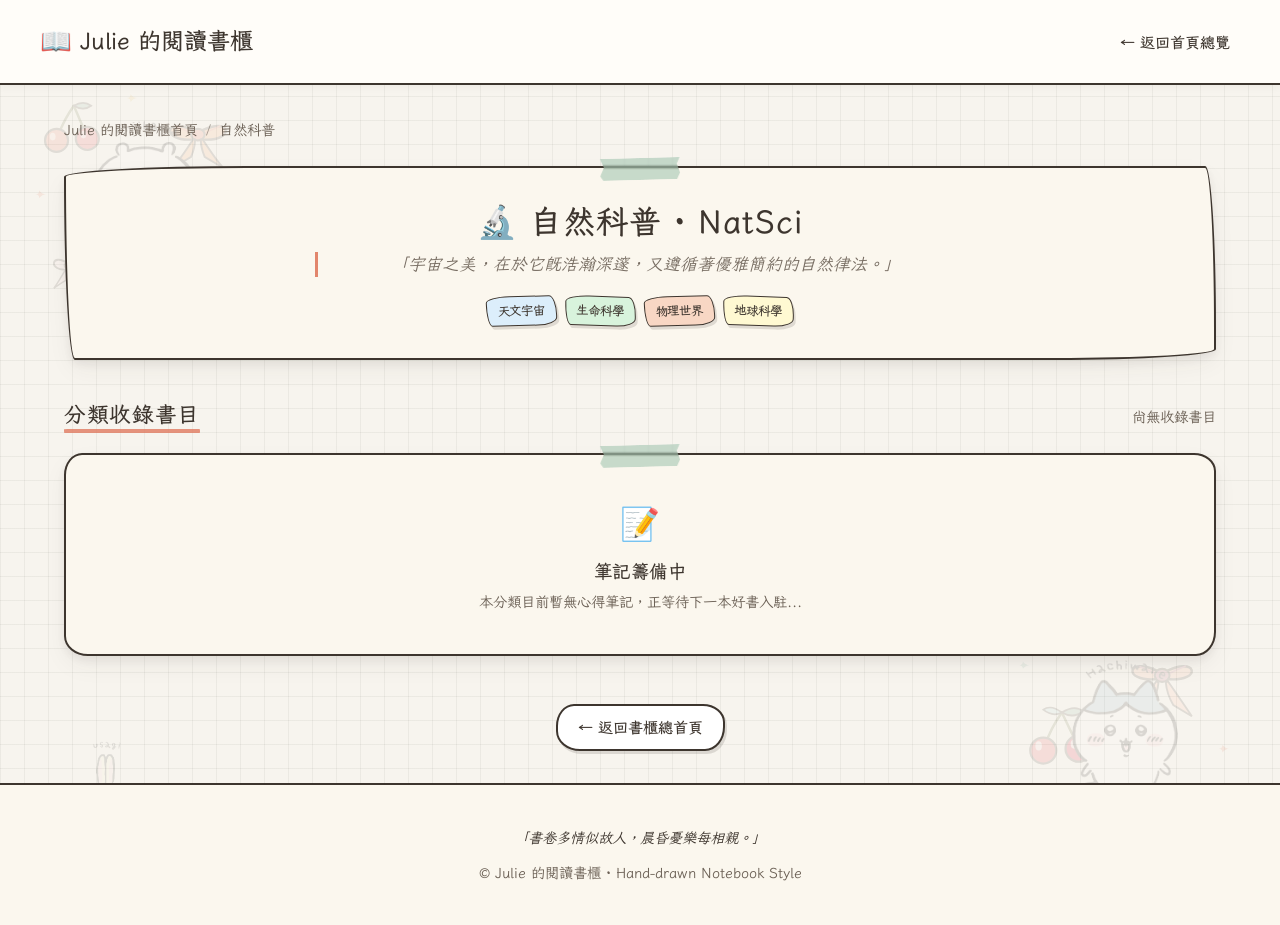
<file: content/nat-sci/index.html>
<!DOCTYPE html>
<html lang="zh-TW">
<head>
  <meta charset="UTF-8">
  <meta name="viewport" content="width=device-width, initial-scale=1.0">
  <title>自然科普 · Julie 的閱讀書櫃</title>
  <link rel="preconnect" href="https://fonts.googleapis.com">
  <link rel="preconnect" href="https://fonts.gstatic.com" crossorigin>
  <link rel="stylesheet" href="../../assets/css/style.css">
</head>
<body>

  <header class="site-header">
    <div class="header-container">
      <a href="../../index.html" class="site-logo">
        <span class="logo-icon">📖</span>
        <span>Julie 的閱讀書櫃</span>
      </a>
      <nav>
        <ul class="site-nav">
          <li><a href="../../index.html">← 返回首頁總覽</a></li>
        </ul>
      </nav>
    </div>
  </header>

  <main class="container">
    <nav class="breadcrumb">
      <a href="../../index.html">Julie 的閱讀書櫃首頁</a>
      <span class="breadcrumb-separator">/</span>
      <span>自然科普</span>
    </nav>

    <section class="hero-section" style="padding: 2rem 1.5rem; margin-bottom: 2.5rem;">
      <div class="washi-tape tape-green"></div>
      <h1 class="hero-title" style="font-size: 2rem;">🔬 自然科普 · NatSci</h1>
      <!-- 規範：金句置於主標題正下方 -->
      <p class="book-quote hero-quote">「宇宙之美，在於它既浩瀚深邃，又遵循著優雅簡約的自然律法。」</p>
      <div style="display: flex; gap: 0.5rem; justify-content: center; flex-wrap: wrap; margin-top: 0.8rem;">
        <span class="sticker-tag tag-blue">天文宇宙</span>
        <span class="sticker-tag tag-green">生命科學</span>
        <span class="sticker-tag tag-orange">物理世界</span>
        <span class="sticker-tag">地球科學</span>
      </div>
    </section>

    <!-- 本分類書籍列表 -->
    <section>
      <div style="display: flex; align-items: baseline; justify-content: space-between; margin-bottom: 1.5rem;">
        <h2 style="font-size: 1.35rem;" class="underline-handdrawn">分類收錄書目</h2>
        <span style="font-size: 0.9rem; color: var(--text-secondary);">尚無收錄書目</span>
      </div>

      <div class="sticky-note" style="text-align: center; padding: 2.5rem 1.5rem; background-color: var(--bg-paper-light);">
        <div class="washi-tape tape-green"></div>
        <p style="font-size: 2rem; margin-bottom: 0.5rem;">📝</p>
        <h3 style="font-size: 1.15rem; margin-bottom: 0.3rem;">筆記籌備中</h3>
        <p style="color: var(--text-secondary); font-size: 0.9rem;">本分類目前暫無心得筆記，正等待下一本好書入駐...</p>
      </div>
    </section>

    <div style="margin-top: 3rem; text-align: center;">
      <a href="../../index.html" class="btn-handdrawn">← 返回書櫃總首頁</a>
    </div>
  </main>

  <footer class="site-footer">
    <p class="footer-quote">「書卷多情似故人，晨昏憂樂每相親。」</p>
    <p>© Julie 的閱讀書櫃 · Hand-drawn Notebook Style</p>
  </footer>

</body>
</html>
</file>
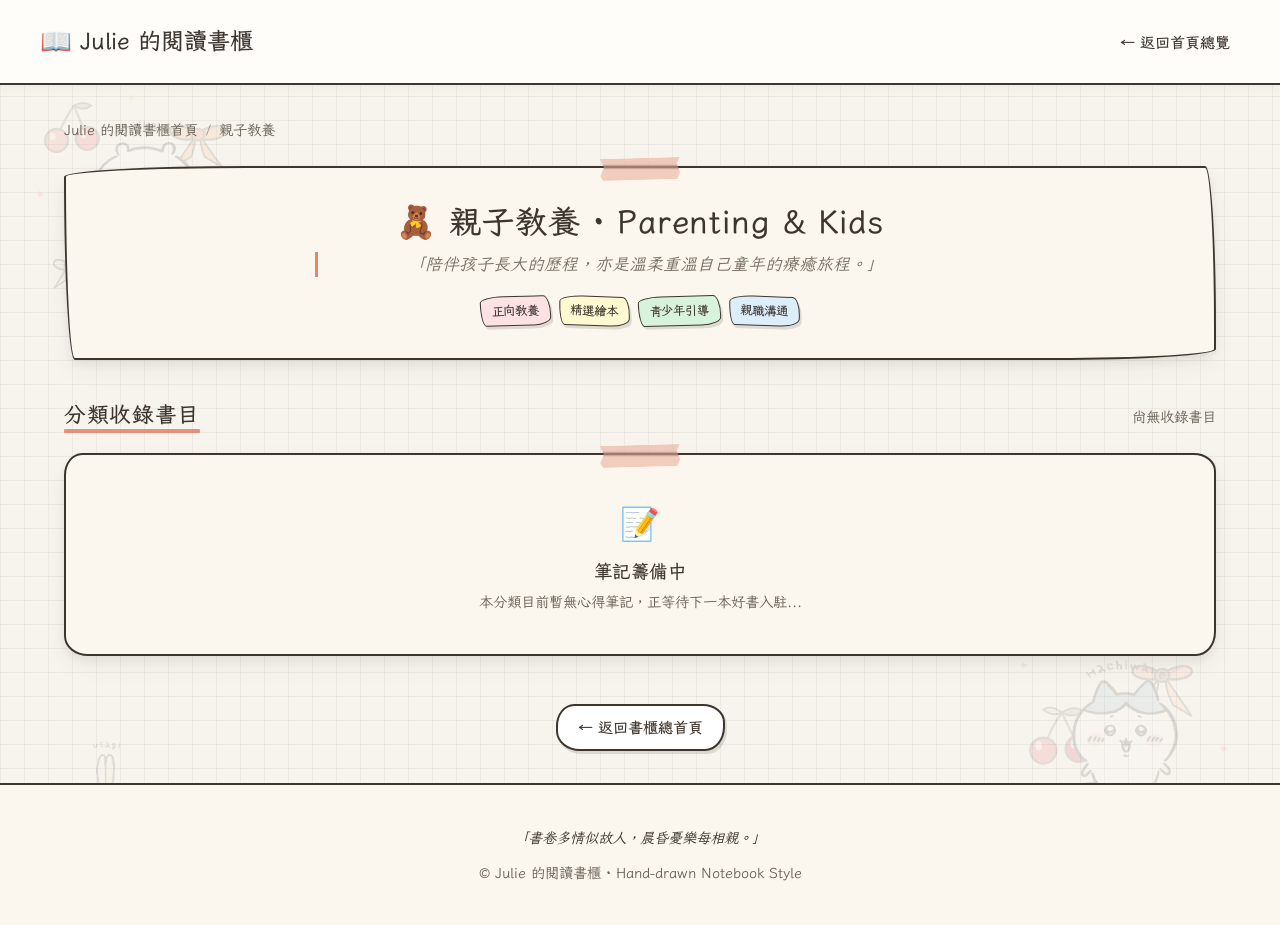
<file: content/parenting-kids/index.html>
<!DOCTYPE html>
<html lang="zh-TW">
<head>
  <meta charset="UTF-8">
  <meta name="viewport" content="width=device-width, initial-scale=1.0">
  <title>親子教養 · Julie 的閱讀書櫃</title>
  <link rel="preconnect" href="https://fonts.googleapis.com">
  <link rel="preconnect" href="https://fonts.gstatic.com" crossorigin>
  <link rel="stylesheet" href="../../assets/css/style.css">
</head>
<body>

  <header class="site-header">
    <div class="header-container">
      <a href="../../index.html" class="site-logo">
        <span class="logo-icon">📖</span>
        <span>Julie 的閱讀書櫃</span>
      </a>
      <nav>
        <ul class="site-nav">
          <li><a href="../../index.html">← 返回首頁總覽</a></li>
        </ul>
      </nav>
    </div>
  </header>

  <main class="container">
    <nav class="breadcrumb">
      <a href="../../index.html">Julie 的閱讀書櫃首頁</a>
      <span class="breadcrumb-separator">/</span>
      <span>親子教養</span>
    </nav>

    <section class="hero-section" style="padding: 2rem 1.5rem; margin-bottom: 2.5rem;">
      <div class="washi-tape tape-pink"></div>
      <h1 class="hero-title" style="font-size: 2rem;">🧸 親子教養 · Parenting & Kids</h1>
      <!-- 規範：金句置於主標題正下方 -->
      <p class="book-quote hero-quote">「陪伴孩子長大的歷程，亦是溫柔重溫自己童年的療癒旅程。」</p>
      <div style="display: flex; gap: 0.5rem; justify-content: center; flex-wrap: wrap; margin-top: 0.8rem;">
        <span class="sticker-tag tag-pink">正向教養</span>
        <span class="sticker-tag tag-yellow">精選繪本</span>
        <span class="sticker-tag tag-green">青少年引導</span>
        <span class="sticker-tag tag-blue">親職溝通</span>
      </div>
    </section>

    <!-- 本分類書籍列表 -->
    <section>
      <div style="display: flex; align-items: baseline; justify-content: space-between; margin-bottom: 1.5rem;">
        <h2 style="font-size: 1.35rem;" class="underline-handdrawn">分類收錄書目</h2>
        <span style="font-size: 0.9rem; color: var(--text-secondary);">尚無收錄書目</span>
      </div>

      <div class="sticky-note" style="text-align: center; padding: 2.5rem 1.5rem; background-color: var(--bg-paper-light);">
        <div class="washi-tape tape-pink"></div>
        <p style="font-size: 2rem; margin-bottom: 0.5rem;">📝</p>
        <h3 style="font-size: 1.15rem; margin-bottom: 0.3rem;">筆記籌備中</h3>
        <p style="color: var(--text-secondary); font-size: 0.9rem;">本分類目前暫無心得筆記，正等待下一本好書入駐...</p>
      </div>
    </section>

    <div style="margin-top: 3rem; text-align: center;">
      <a href="../../index.html" class="btn-handdrawn">← 返回書櫃總首頁</a>
    </div>
  </main>

  <footer class="site-footer">
    <p class="footer-quote">「書卷多情似故人，晨昏憂樂每相親。」</p>
    <p>© Julie 的閱讀書櫃 · Hand-drawn Notebook Style</p>
  </footer>

</body>
</html>
</file>
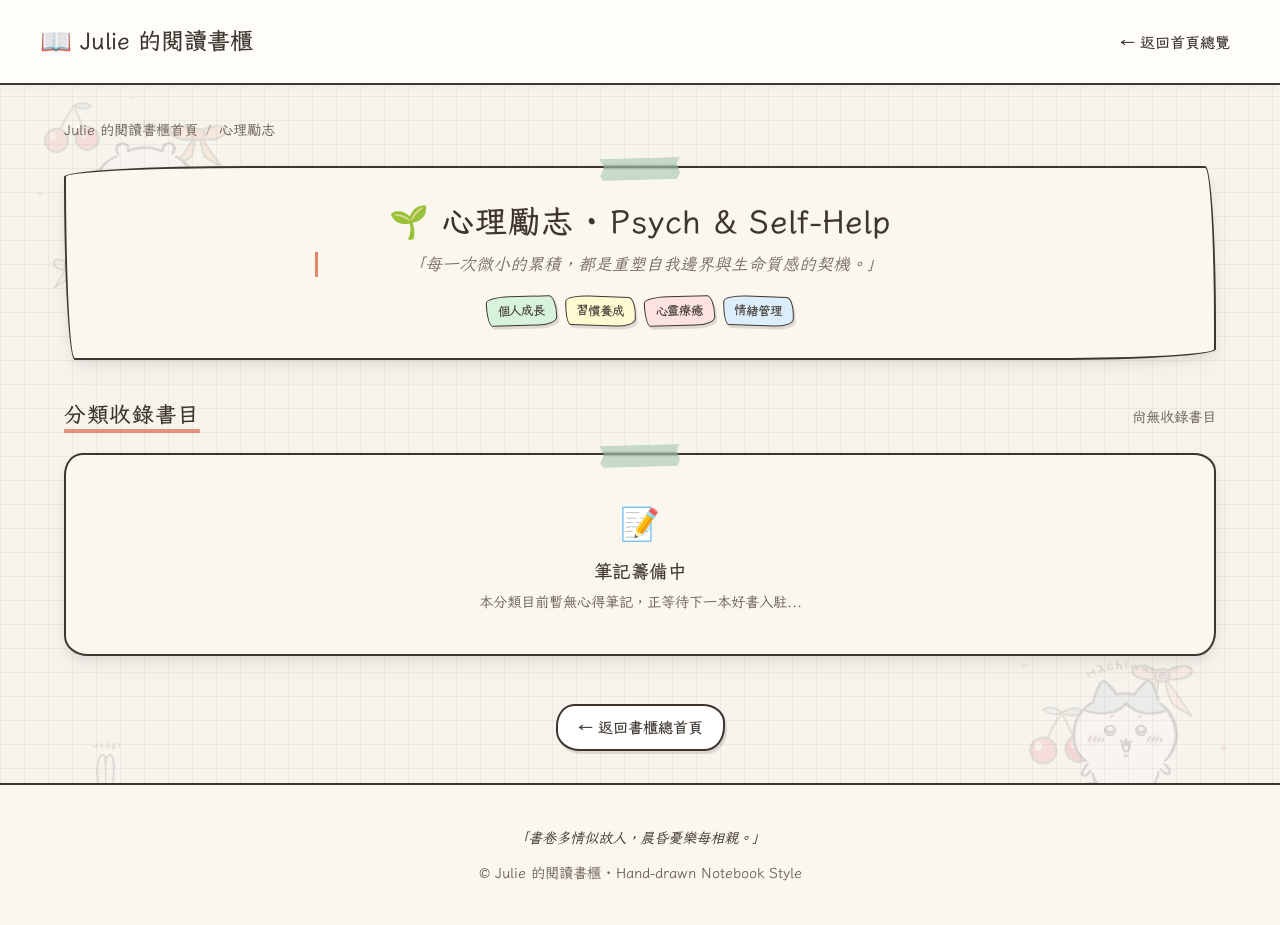
<file: content/psych-selfhelp/index.html>
<!DOCTYPE html>
<html lang="zh-TW">
<head>
  <meta charset="UTF-8">
  <meta name="viewport" content="width=device-width, initial-scale=1.0">
  <title>心理勵志 · Julie 的閱讀書櫃</title>
  <link rel="preconnect" href="https://fonts.googleapis.com">
  <link rel="preconnect" href="https://fonts.gstatic.com" crossorigin>
  <link rel="stylesheet" href="../../assets/css/style.css">
</head>
<body>

  <header class="site-header">
    <div class="header-container">
      <a href="../../index.html" class="site-logo">
        <span class="logo-icon">📖</span>
        <span>Julie 的閱讀書櫃</span>
      </a>
      <nav>
        <ul class="site-nav">
          <li><a href="../../index.html">← 返回首頁總覽</a></li>
        </ul>
      </nav>
    </div>
  </header>

  <main class="container">
    <nav class="breadcrumb">
      <a href="../../index.html">Julie 的閱讀書櫃首頁</a>
      <span class="breadcrumb-separator">/</span>
      <span>心理勵志</span>
    </nav>

    <section class="hero-section" style="padding: 2rem 1.5rem; margin-bottom: 2.5rem;">
      <div class="washi-tape tape-green"></div>
      <h1 class="hero-title" style="font-size: 2rem;">🌱 心理勵志 · Psych & Self-Help</h1>
      <!-- 規範：金句置於主標題正下方 -->
      <p class="book-quote hero-quote">「每一次微小的累積，都是重塑自我邊界與生命質感的契機。」</p>
      <div style="display: flex; gap: 0.5rem; justify-content: center; flex-wrap: wrap; margin-top: 0.8rem;">
        <span class="sticker-tag tag-green">個人成長</span>
        <span class="sticker-tag tag-yellow">習慣養成</span>
        <span class="sticker-tag tag-pink">心靈療癒</span>
        <span class="sticker-tag tag-blue">情緒管理</span>
      </div>
    </section>

    <!-- 本分類書籍列表 -->
    <section>
      <div style="display: flex; align-items: baseline; justify-content: space-between; margin-bottom: 1.5rem;">
        <h2 style="font-size: 1.35rem;" class="underline-handdrawn">分類收錄書目</h2>
        <span style="font-size: 0.9rem; color: var(--text-secondary);">尚無收錄書目</span>
      </div>

      <div class="sticky-note" style="text-align: center; padding: 2.5rem 1.5rem; background-color: var(--bg-paper-light);">
        <div class="washi-tape tape-green"></div>
        <p style="font-size: 2rem; margin-bottom: 0.5rem;">📝</p>
        <h3 style="font-size: 1.15rem; margin-bottom: 0.3rem;">筆記籌備中</h3>
        <p style="color: var(--text-secondary); font-size: 0.9rem;">本分類目前暫無心得筆記，正等待下一本好書入駐...</p>
      </div>
    </section>

    <div style="margin-top: 3rem; text-align: center;">
      <a href="../../index.html" class="btn-handdrawn">← 返回書櫃總首頁</a>
    </div>
  </main>

  <footer class="site-footer">
    <p class="footer-quote">「書卷多情似故人，晨昏憂樂每相親。」</p>
    <p>© Julie 的閱讀書櫃 · Hand-drawn Notebook Style</p>
  </footer>

</body>
</html>
</file>
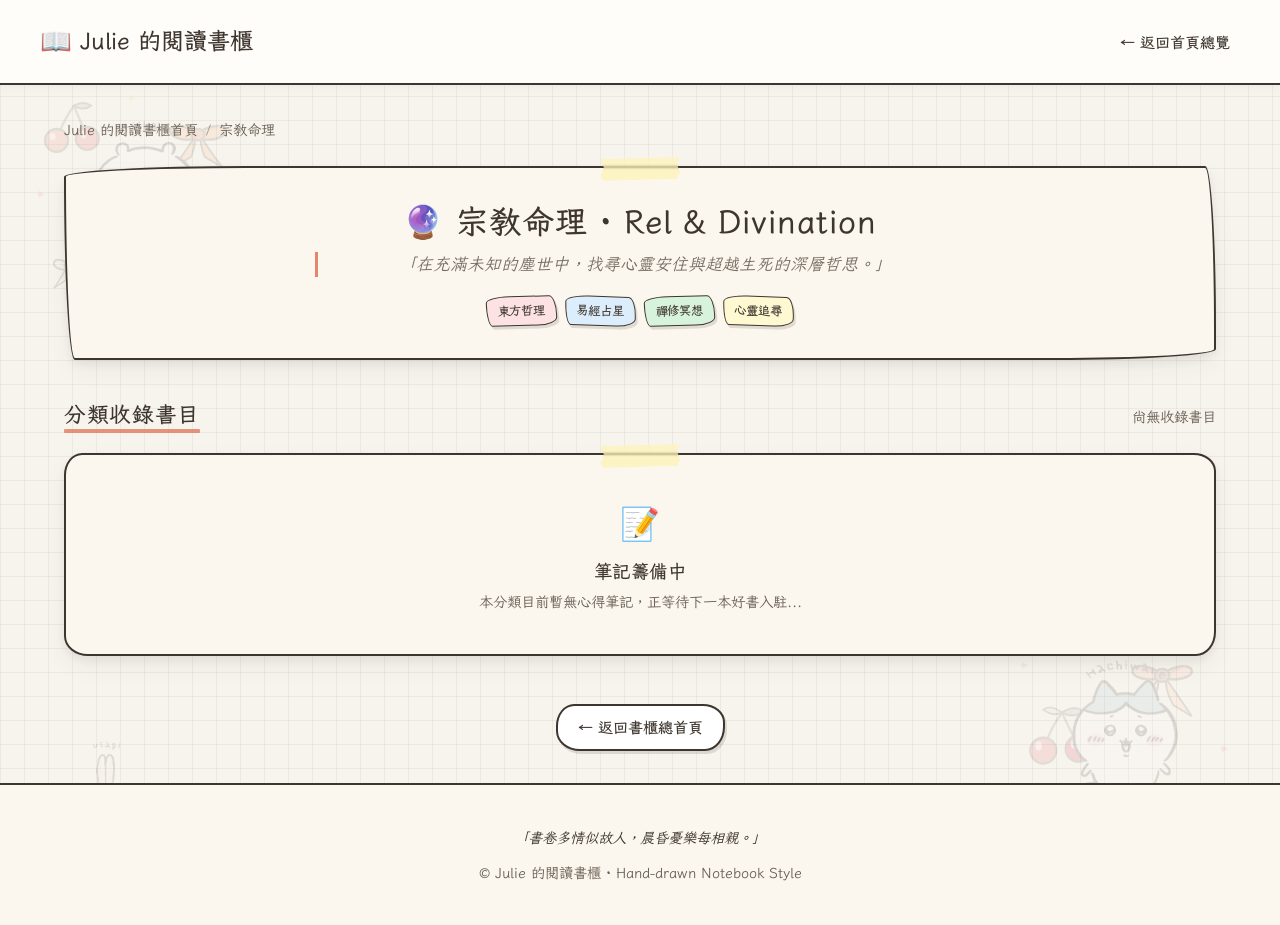
<file: content/religion-divination/index.html>
<!DOCTYPE html>
<html lang="zh-TW">
<head>
  <meta charset="UTF-8">
  <meta name="viewport" content="width=device-width, initial-scale=1.0">
  <title>宗教命理 · Julie 的閱讀書櫃</title>
  <link rel="preconnect" href="https://fonts.googleapis.com">
  <link rel="preconnect" href="https://fonts.gstatic.com" crossorigin>
  <link rel="stylesheet" href="../../assets/css/style.css">
</head>
<body>

  <header class="site-header">
    <div class="header-container">
      <a href="../../index.html" class="site-logo">
        <span class="logo-icon">📖</span>
        <span>Julie 的閱讀書櫃</span>
      </a>
      <nav>
        <ul class="site-nav">
          <li><a href="../../index.html">← 返回首頁總覽</a></li>
        </ul>
      </nav>
    </div>
  </header>

  <main class="container">
    <nav class="breadcrumb">
      <a href="../../index.html">Julie 的閱讀書櫃首頁</a>
      <span class="breadcrumb-separator">/</span>
      <span>宗教命理</span>
    </nav>

    <section class="hero-section" style="padding: 2rem 1.5rem; margin-bottom: 2.5rem;">
      <div class="washi-tape tape-yellow"></div>
      <h1 class="hero-title" style="font-size: 2rem;">🔮 宗教命理 · Rel & Divination</h1>
      <!-- 規範：金句置於主標題正下方 -->
      <p class="book-quote hero-quote">「在充滿未知的塵世中，找尋心靈安住與超越生死的深層哲思。」</p>
      <div style="display: flex; gap: 0.5rem; justify-content: center; flex-wrap: wrap; margin-top: 0.8rem;">
        <span class="sticker-tag tag-pink">東方哲理</span>
        <span class="sticker-tag tag-blue">易經占星</span>
        <span class="sticker-tag tag-green">禪修冥想</span>
        <span class="sticker-tag">心靈追尋</span>
      </div>
    </section>

    <!-- 本分類書籍列表 -->
    <section>
      <div style="display: flex; align-items: baseline; justify-content: space-between; margin-bottom: 1.5rem;">
        <h2 style="font-size: 1.35rem;" class="underline-handdrawn">分類收錄書目</h2>
        <span style="font-size: 0.9rem; color: var(--text-secondary);">尚無收錄書目</span>
      </div>

      <div class="sticky-note" style="text-align: center; padding: 2.5rem 1.5rem; background-color: var(--bg-paper-light);">
        <div class="washi-tape tape-yellow"></div>
        <p style="font-size: 2rem; margin-bottom: 0.5rem;">📝</p>
        <h3 style="font-size: 1.15rem; margin-bottom: 0.3rem;">筆記籌備中</h3>
        <p style="color: var(--text-secondary); font-size: 0.9rem;">本分類目前暫無心得筆記，正等待下一本好書入駐...</p>
      </div>
    </section>

    <div style="margin-top: 3rem; text-align: center;">
      <a href="../../index.html" class="btn-handdrawn">← 返回書櫃總首頁</a>
    </div>
  </main>

  <footer class="site-footer">
    <p class="footer-quote">「書卷多情似故人，晨昏憂樂每相親。」</p>
    <p>© Julie 的閱讀書櫃 · Hand-drawn Notebook Style</p>
  </footer>

</body>
</html>
</file>
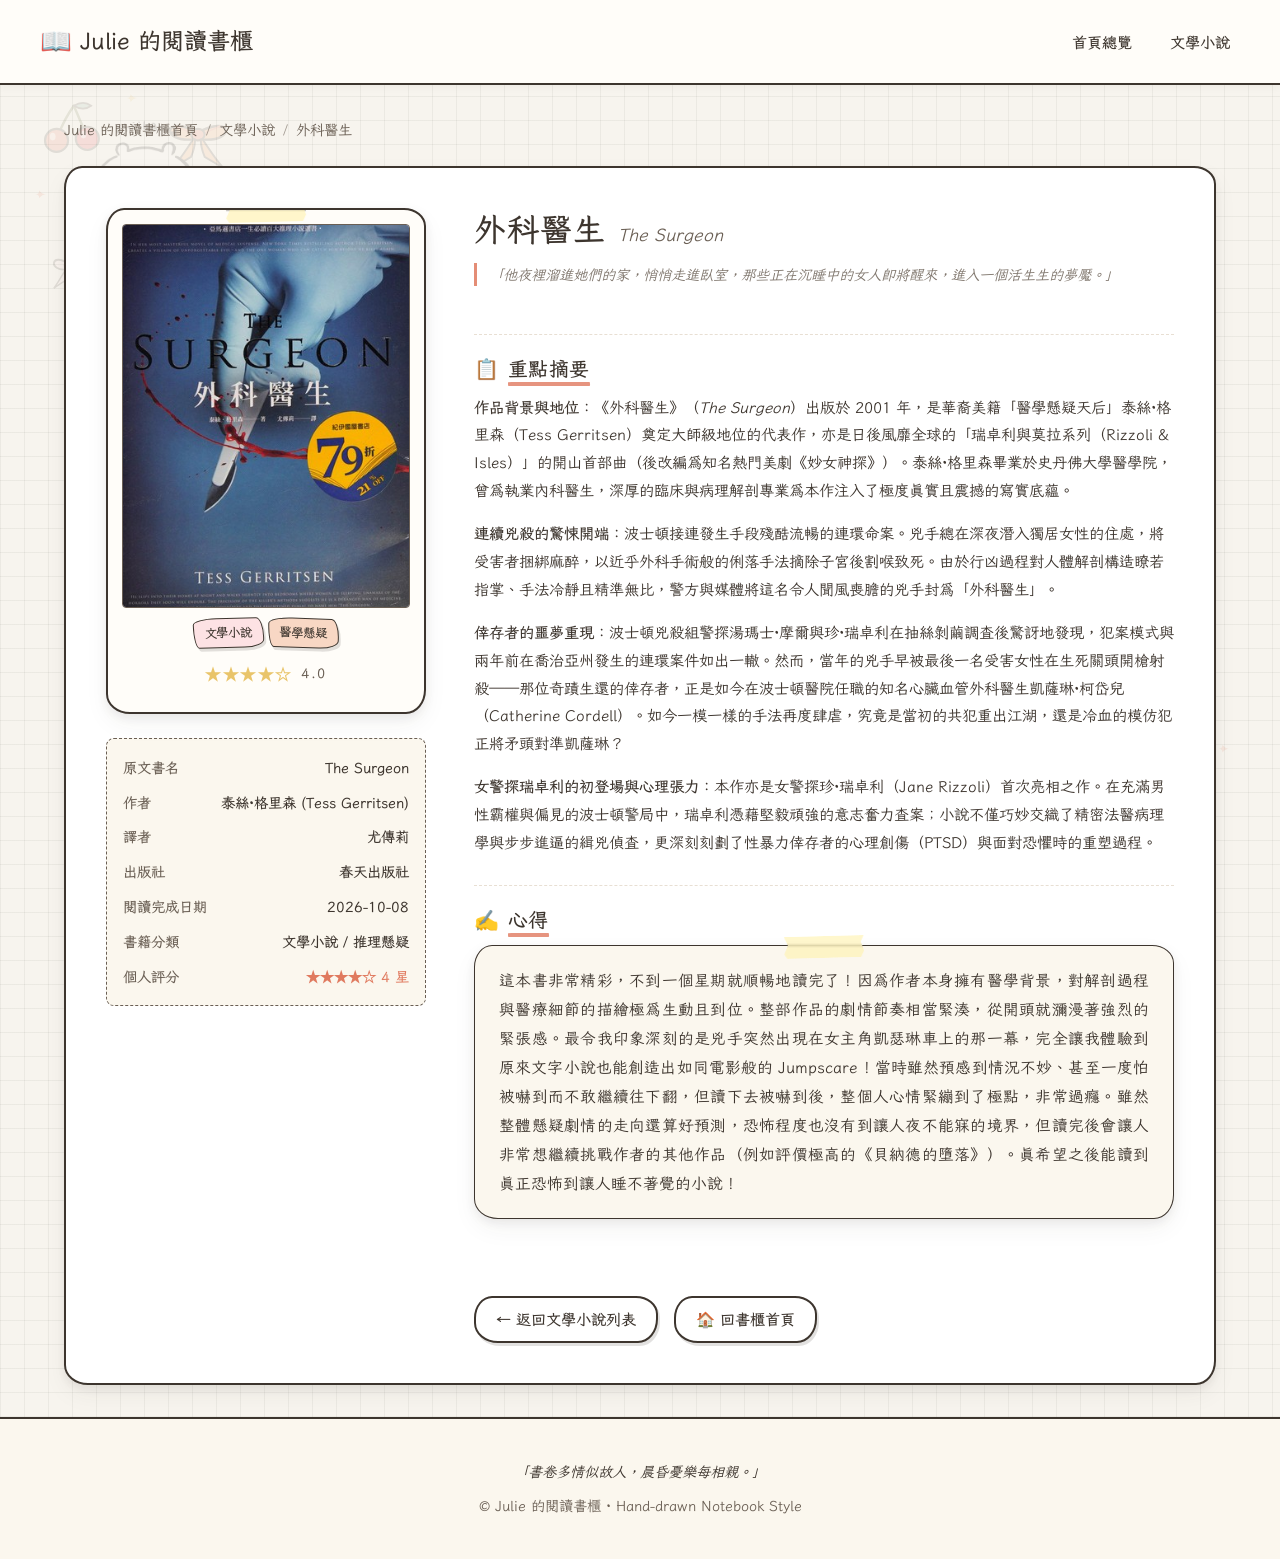
<file: content/lit-fiction/The-Surgeon.html>
<!DOCTYPE html>
<html lang="zh-TW">
<head>
  <meta charset="UTF-8">
  <meta name="viewport" content="width=device-width, initial-scale=1.0">
  <title>外科醫生 (The Surgeon) · Julie 的閱讀書櫃</title>
  <link rel="preconnect" href="https://fonts.googleapis.com">
  <link rel="preconnect" href="https://fonts.gstatic.com" crossorigin>
  <link rel="stylesheet" href="../../assets/css/style.css">
</head>
<body>

  <!-- 頂部手繪導覽列 -->
  <header class="site-header">
    <div class="header-container">
      <a href="../../index.html" class="site-logo">
        <span class="logo-icon">📖</span>
        <span>Julie 的閱讀書櫃</span>
      </a>
      <nav>
        <ul class="site-nav">
          <li><a href="../../index.html">首頁總覽</a></li>
          <li><a href="index.html">文學小說</a></li>
        </ul>
      </nav>
    </div>
  </header>

  <main class="container">
    <!-- 麵包屑導覽 -->
    <nav class="breadcrumb">
      <a href="../../index.html">Julie 的閱讀書櫃首頁</a>
      <span class="breadcrumb-separator">/</span>
      <a href="index.html">文學小說</a>
      <span class="breadcrumb-separator">/</span>
      <span>外科醫生</span>
    </nav>

    <!-- 書籍詳細頁手帳佈局 -->
    <div class="book-detail-wrapper">

      <!-- 左側：拍立得書籍封面與元資料 -->
      <aside class="book-detail-sidebar">
        <article class="polaroid-card" style="transform: none;">
          <div class="washi-tape tape-yellow"></div>
          <div class="polaroid-photo">
            <img src="../../assets/images/the-surgeon.jpg" alt="外科醫生 書籍封面" onerror="this.src='https://covers.openlibrary.org/b/isbn/9789869507776-L.jpg'">
          </div>
          <div class="polaroid-caption" style="text-align: center; margin-top: 10px;">
            <div style="display: flex; gap: 0.3rem; justify-content: center; flex-wrap: wrap;">
              <span class="sticker-tag tag-pink">文學小說</span>
              <span class="sticker-tag tag-orange">醫學懸疑</span>
            </div>
            <div class="star-rating" style="justify-content: center; margin-top: 0.4rem;">
              <span class="star-fill">★★★★☆</span>
              <span class="rating-number">4.0</span>
            </div>
          </div>
        </article>

        <!-- 書籍基本資訊清單 -->
        <ul class="book-meta-list">
          <li>
            <span class="book-meta-label">原文書名</span>
            <span class="book-meta-value">The Surgeon</span>
          </li>
          <li>
            <span class="book-meta-label">作者</span>
            <span class="book-meta-value">泰絲·格里森 (Tess Gerritsen)</span>
          </li>
          <li>
            <span class="book-meta-label">譯者</span>
            <span class="book-meta-value">尤傳莉</span>
          </li>
          <li>
            <span class="book-meta-label">出版社</span>
            <span class="book-meta-value">春天出版社</span>
          </li>
          <li>
            <span class="book-meta-label">閱讀完成日期</span>
            <span class="book-meta-value">2026-10-08</span>
          </li>
          <li>
            <span class="book-meta-label">書籍分類</span>
            <span class="book-meta-value">文學小說 / 推理懸疑</span>
          </li>
          <li>
            <span class="book-meta-label">個人評分</span>
            <span class="book-meta-value" style="color: var(--accent-orange);">★★★★☆ 4 星</span>
          </li>
        </ul>
      </aside>

      <!-- 右側：標題、引言、重點摘要與心得 -->
      <article class="book-detail-content">

        <!-- 書籍大標題與正下方引言 -->
        <header>
          <div style="display: flex; align-items: baseline; gap: 0.75rem; flex-wrap: wrap;">
            <h1 class="main-title">外科醫生</h1>
            <span style="font-size: 1.1rem; color: var(--text-secondary); font-style: italic;">The Surgeon</span>
          </div>
          <!-- 規範：引言以較小字體與次要顏色直接呈現於大標題正下方，不建立獨立精選金句區塊 -->
          <p class="book-quote" style="font-size: 0.9em; opacity: 0.85; font-style: italic; color: var(--text-secondary); margin-top: 0.4rem; margin-bottom: 1.2rem; line-height: 1.6; border-left: 3px solid var(--accent-orange); padding-left: 0.75rem;">
            「他夜裡溜進她們的家，悄悄走進臥室，那些正在沉睡中的女人即將醒來，進入一個活生生的夢魘。」
          </p>
        </header>

        <!-- ## 重點摘要 -->
        <section class="section-block">
          <h2 class="section-title">
            <span>📋</span>
            <span class="underline-handdrawn">重點摘要</span>
          </h2>
          <div style="display: flex; flex-direction: column; gap: 1rem; color: var(--text-main); font-size: 0.96rem; line-height: 1.8;">
            <p>
              <strong>作品背景與地位：</strong>《外科醫生》（<em>The Surgeon</em>）出版於 2001 年，是華裔美籍「醫學懸疑天后」泰絲·格里森（Tess Gerritsen）奠定大師級地位的代表作，亦是日後風靡全球的「瑞卓利與莫拉系列（Rizzoli & Isles）」的開山首部曲（後改編為知名熱門美劇《妙女神探》）。泰絲·格里森畢業於史丹佛大學醫學院，曾為執業內科醫生，深厚的臨床與病理解剖專業為本作注入了極度真實且震撼的寫實底蘊。
            </p>
            <p>
              <strong>連續兇殺的驚悚開端：</strong>波士頓接連發生手段殘酷流暢的連環命案。兇手總在深夜潛入獨居女性的住處，將受害者捆綁麻醉，以近乎外科手術般的俐落手法摘除子宮後割喉致死。由於行凶過程對人體解剖構造瞭若指掌、手法冷靜且精準無比，警方與媒體將這名令人聞風喪膽的兇手封為「外科醫生」。
            </p>
            <p>
              <strong>倖存者的噩夢重現：</strong>波士頓兇殺組警探湯瑪士·摩爾與珍·瑞卓利在抽絲剝繭調查後驚訝地發現，犯案模式與兩年前在喬治亞州發生的連環案件如出一轍。然而，當年的兇手早被最後一名受害女性在生死關頭開槍射殺——那位奇蹟生還的倖存者，正是如今在波士頓醫院任職的知名心臟血管外科醫生凱薩琳·柯岱兒（Catherine Cordell）。如今一模一樣的手法再度肆虐，究竟是當初的共犯重出江湖，還是冷血的模仿犯正將矛頭對準凱薩琳？
            </p>
            <p>
              <strong>女警探瑞卓利的初登場與心理張力：</strong>本作亦是女警探珍·瑞卓利（Jane Rizzoli）首次亮相之作。在充滿男性霸權與偏見的波士頓警局中，瑞卓利憑藉堅毅頑強的意志奮力查案；小說不僅巧妙交織了精密法醫病理學與步步進逼的緝兇偵查，更深刻刻劃了性暴力倖存者的心理創傷（PTSD）與面對恐懼時的重塑過程。
            </p>
          </div>
        </section>

        <!-- ## 心得 -->
        <section class="section-block">
          <h2 class="section-title">
            <span>✍️</span>
            <span class="underline-handdrawn">心得</span>
          </h2>
          <div class="sticky-note" style="margin-top: 0.75rem; background-color: var(--bg-paper-light); border: 1.5px solid var(--text-main);">
            <div class="washi-tape tape-yellow"></div>
            <p style="font-size: 0.98rem; line-height: 1.85; color: var(--text-main); text-align: justify;">
              這本書非常精彩，不到一個星期就順暢地讀完了！因為作者本身擁有醫學背景，對解剖過程與醫療細節的描繪極為生動且到位。整部作品的劇情節奏相當緊湊，從開頭就瀰漫著強烈的緊張感。最令我印象深刻的是兇手突然出現在女主角凱瑟琳車上的那一幕，完全讓我體驗到原來文字小說也能創造出如同電影般的 Jumpscare！當時雖然預感到情況不妙、甚至一度怕被嚇到而不敢繼續往下翻，但讀下去被嚇到後，整個人心情緊繃到了極點，非常過癮。雖然整體懸疑劇情的走向還算好預測，恐怖程度也沒有到讓人夜不能寐的境界，但讀完後會讓人非常想繼續挑戰作者的其他作品（例如評價極高的《貝納德的墮落》）。真希望之後能讀到真正恐怖到讓人睡不著覺的小說！
            </p>
          </div>
        </section>

        <!-- 導覽操作按鈕 -->
        <div style="display: flex; gap: 1rem; margin-top: 1.5rem; flex-wrap: wrap;">
          <a href="index.html" class="btn-handdrawn">← 返回文學小說列表</a>
          <a href="../../index.html" class="btn-handdrawn">🏠 回書櫃首頁</a>
        </div>

      </article>

    </div>
  </main>

  <footer class="site-footer">
    <p class="footer-quote">「書卷多情似故人，晨昏憂樂每相親。」</p>
    <p>© Julie 的閱讀書櫃 · Hand-drawn Notebook Style</p>
  </footer>

</body>
</html>
</file>
<file: assets/css/style.css>
/* ==========================================================================
   Julie 的閱讀書櫃 (Julie's Reading Bookshelf) - Hand-drawn Notebook Style CSS
   視覺定位：明亮、溫暖、文青手寫手帳風
   ========================================================================== */

/* 引入 Google Fonts 文青手寫字型：LXGW WenKai TC (霞鶩文楷) 與 Caveat (英文手寫) */
@import url('https://fonts.googleapis.com/css2?family=Caveat:wght@400..700&family=LXGW+WenKai+TC:wght@300;400;700&display=swap');

/* --------------------------------------------------------------------------
   1. CSS 變數定義 (Design Tokens)
   -------------------------------------------------------------------------- */
:root {
  /* 背景與紙張色彩 */
  --bg-primary: #F7F4EE;             /* 暖米色手帳紙主背景 */
  --bg-secondary: #FFFDF9;           /* 拍立得/卡片底色 */
  --bg-paper-light: #FBF7EE;         /* 手帳紙張淺色 */
  --bg-sticky-yellow: #FFF9D2;       /* 鵝黃色便籤 */
  --bg-sticky-pink: #FDE2E4;         /* 莫蘭迪粉便籤 */
  --bg-sticky-green: #D8F3DC;        /* 柔和草綠便籤 */
  --bg-sticky-blue: #DCEEFB;         /* 莫蘭迪粉藍便籤 */

  /* 文字與線條色彩 (避免過於強烈之高對比純黑) */
  --text-main: #3D352E;              /* 深棕色主文字 */
  --text-secondary: #6A5F54;         /* 次要棕灰文字 */
  --text-muted: #8E8275;             /* 淡棕淡灰補充說明 */
  --line-main: #3D352E;              /* 手繪手感主線條 */
  --line-light: #E8DFD3;             /* 筆記橫線與格線 */
  --grid-line: rgba(61, 53, 46, 0.06); /* 手帳淡灰棕方格線 */

  /* 重點強調色 (莫蘭迪色系) */
  --accent-orange: #E07A5F;          /* 暖橘 */
  --accent-yellow-marker: #FFF3B0;   /* 手繪螢光黃劃線 */
  --accent-green: #81B29A;           /* 莫蘭迪綠 */
  --accent-blue: #3D5A80;            /* 莫蘭迪灰藍 */
  --accent-amber: #E9C46A;           /* 星級評分琥珀黃 */
  --washi-tape-color: rgba(224, 122, 95, 0.4); /* 和紙膠帶色彩 */

  /* 字型設定：優先套用文青手寫字型 */
  --font-base: "LXGW WenKai TC", "Caveat", "PingFang TC", "Microsoft JhengHei", "Noto Sans TC", cursive, sans-serif;
  --font-heading: "LXGW WenKai TC", "Caveat", "PingFang TC", cursive, sans-serif;
  --font-handwriting: "Caveat", "LXGW WenKai TC", cursive, sans-serif;

  /* 手繪不規則圓角與邊框 */
  --radius-handdrawn: 255px 15px 225px 15px / 15px 225px 15px 255px;
  --radius-handdrawn-subtle: 18px 22px 20px 24px / 22px 18px 24px 20px;
  --radius-sticker: 30px 10px 25px 8px / 8px 25px 10px 30px;
  --border-handdrawn: 2px solid var(--text-main);
  --border-sketchy: 1.5px solid var(--text-secondary);

  /* 陰影效果 */
  --shadow-polaroid: 0 4px 10px rgba(61, 53, 46, 0.08), 0 10px 25px rgba(61, 53, 46, 0.05);
  --shadow-hover: 0 8px 20px rgba(61, 53, 46, 0.12), 0 14px 28px rgba(61, 53, 46, 0.08);
  --shadow-sticker: 2px 3px 0 rgba(61, 53, 46, 0.15);
}

/* --------------------------------------------------------------------------
   2. 全域基礎重設與紙張紋理 (Reset & Base)
   -------------------------------------------------------------------------- */
*, *::before, *::after {
  box-sizing: border-box;
  margin: 0;
  padding: 0;
}

html {
  font-size: 16px;
  scroll-behavior: smooth;
}

body {
  font-family: var(--font-base);
  color: var(--text-main);
  background-color: var(--bg-primary);
  /* 暖米色手帳方格紋理 (Grid / Notebook Paper Pattern) */
  background-image: 
    linear-gradient(to right, var(--grid-line) 1px, transparent 1px),
    linear-gradient(to bottom, var(--grid-line) 1px, transparent 1px);
  background-size: 24px 24px;
  line-height: 1.75;
  min-height: 100vh;
  padding: 0;
  display: flex;
  flex-direction: column;
  position: relative;
}

/* --------------------------------------------------------------------------
   正版吉伊卡哇 (Chiikawa) 與手帳蝴蝶結、櫻桃浮水印背景裝飾
   規範：正版角色圖案、櫻桃、蝴蝶結浮水印、半透明 (opacity: 0.10 ~ 0.13)、pointer-events: none
   -------------------------------------------------------------------------- */
body::before,
body::after {
  content: "";
  position: fixed;
  pointer-events: none;
  z-index: 0;
  opacity: 0.12; /* 微透手帳感，清晰可見可愛細節且絕不干擾文字閱讀 */
  transition: opacity 0.3s ease;
}

/* 左上角：正版吉伊卡哇 (Chiikawa) + 櫻桃與手帳粉橘蝴蝶結浮水印 */
body::before {
  top: 75px;
  left: 20px;
  width: 250px;
  height: 250px;
  background-image: 
    url("../images/chiikawa-official.webp"),
    url("../images/deco-watermark-tl.svg");
  background-position: 
    center center,
    center center;
  background-size: 
    160px auto,
    contain;
  background-repeat: 
    no-repeat,
    no-repeat;
}

/* 右下角：正版小八貓 (Hachiware) + 雙子櫻桃與緞帶蝴蝶結浮水印 */
body::after {
  bottom: 25px;
  right: 25px;
  width: 260px;
  height: 260px;
  background-image: 
    url("../images/hachiware-official.webp"),
    url("../images/deco-watermark-br.svg");
  background-position: 
    center center,
    center center;
  background-size: 
    165px auto,
    contain;
  background-repeat: 
    no-repeat,
    no-repeat;
}

/* 左下角：正版兔兔 (Usagi) 活潑手帳浮水印 */
html::after {
  content: "";
  position: fixed;
  bottom: 25px;
  left: 20px;
  width: 170px;
  height: 170px;
  pointer-events: none;
  z-index: 0;
  opacity: 0.10;
  background-image: url("../images/usagi-official.webp");
  background-position: center bottom;
  background-size: 130px auto;
  background-repeat: no-repeat;
  transition: opacity 0.3s ease;
}

/* 確保前景容器元素位於浮水印之上，保證閱讀與點擊無礙 */
.site-header,
.container,
.site-footer {
  position: relative;
  z-index: 1;
}

a {
  color: inherit;
  text-decoration: none;
  transition: all 0.2s ease-in-out;
}

a:hover {
  color: var(--accent-orange);
}

img {
  max-width: 100%;
  height: auto;
  display: block;
}

/* --------------------------------------------------------------------------
   3. 手繪劃線與排版輔助 (Typography & Markers)
   -------------------------------------------------------------------------- */
h1, h2, h3, h4, h5, h6 {
  font-family: var(--font-heading);
  font-weight: 700;
  color: var(--text-main);
  line-height: 1.35;
  letter-spacing: 0.03em;
}

/* 螢光黃劃線效果 */
.highlight, mark {
  background: linear-gradient(120deg, var(--accent-yellow-marker) 0%, #FFEF9F 100%);
  padding: 0.15em 0.4em;
  border-radius: 4px 6px 3px 5px;
  color: var(--text-main);
  font-weight: 600;
  box-decoration-break: clone;
  -webkit-box-decoration-break: clone;
}

/* 手繪底線 */
.underline-handdrawn {
  position: relative;
  display: inline-block;
}

.underline-handdrawn::after {
  content: "";
  position: absolute;
  left: 0;
  bottom: -4px;
  width: 100%;
  height: 4px;
  background-color: var(--accent-orange);
  border-radius: 300px 50px 200px 40px / 40px 200px 50px 300px;
  opacity: 0.8;
}

/* --------------------------------------------------------------------------
   4. 規範特定元件：標題正下方金句樣式 (Book Quote Below Title)
   規範要求：置於主標題正下方，採用比主標題較小的字體與斜體/次要顏色呈現
   -------------------------------------------------------------------------- */
.book-quote,
.quote-subtitle {
  display: block;
  font-size: 0.9em;
  opacity: 0.85;
  font-style: italic;
  color: var(--text-secondary);
  margin-top: 0.35rem;
  margin-bottom: 0.75rem;
  line-height: 1.5;
  position: relative;
  padding-left: 0.5rem;
  border-left: 3px solid var(--accent-orange);
}

/* 包含書名群組時的緊湊金句 */
.title-group {
  margin-bottom: 1rem;
}

.title-group .book-title {
  margin-bottom: 0.2rem;
}

.title-group .book-quote {
  margin-top: 0.2rem;
  margin-bottom: 0.5rem;
}

/* --------------------------------------------------------------------------
   5. 規範特定元件：1-5 星評分標籤 (Star Rating Component)
   -------------------------------------------------------------------------- */
.star-rating,
.rating-stars {
  display: inline-flex;
  align-items: center;
  gap: 0.2rem;
  color: var(--accent-amber);
  font-size: 1rem;
  font-weight: 700;
  letter-spacing: 0.1em;
  user-select: none;
}

.star-rating .star-fill {
  color: var(--accent-amber);
}

.star-rating .star-empty {
  color: #D6CCC2;
}

.star-rating .rating-number {
  font-size: 0.85rem;
  color: var(--text-secondary);
  font-weight: 600;
  margin-left: 0.3rem;
  font-style: normal;
}

/* --------------------------------------------------------------------------
   6. 拍立得造型書籍封面卡片 (Polaroid Card)
   -------------------------------------------------------------------------- */
.polaroid-card {
  background-color: var(--bg-secondary);
  border: var(--border-handdrawn);
  border-radius: var(--radius-handdrawn-subtle);
  padding: 14px 14px 24px 14px; /* 拍立得底部加寬留白 */
  box-shadow: var(--shadow-polaroid);
  position: relative;
  transition: transform 0.25s ease, box-shadow 0.25s ease;
  display: flex;
  flex-direction: column;
  overflow: hidden;
  background-clip: padding-box;
}

/* 卡片微傾斜手繪隨性感 */
.polaroid-card:nth-child(even) {
  transform: rotate(0.8deg);
}

.polaroid-card:nth-child(odd) {
  transform: rotate(-0.8deg);
}

.polaroid-card:hover {
  transform: translateY(-6px) rotate(0deg) scale(1.01);
  box-shadow: var(--shadow-hover);
}

/* 拍立得封面照片區 */
.polaroid-photo {
  position: relative;
  width: 100%;
  aspect-ratio: 3 / 4;
  background-color: #EDE8DE;
  overflow: hidden;
  border: 1.5px solid var(--text-secondary);
  border-radius: 4px;
  display: flex;
  align-items: center;
  justify-content: center;
}

.polaroid-photo img {
  width: 100%;
  height: 100%;
  object-fit: cover;
  transition: transform 0.35s ease;
}

.polaroid-card:hover .polaroid-photo img {
  transform: scale(1.04);
}

/* 拍立得下方圖說與元資料 */
.polaroid-caption {
  margin-top: 12px;
  display: flex;
  flex-direction: column;
  gap: 0.3rem;
}

.polaroid-caption .book-title {
  font-size: 1.05rem;
  font-weight: 700;
  color: var(--text-main);
  line-height: 1.35;
}

.polaroid-caption .book-author {
  font-size: 0.85rem;
  color: var(--text-secondary);
}

/* --------------------------------------------------------------------------
   7. 貼紙標籤與和紙膠帶元件 (Stickers & Washi Tapes)
   -------------------------------------------------------------------------- */
/* 和紙膠帶裝飾 */
.washi-tape {
  position: absolute;
  top: -10px;
  left: 50%;
  transform: translateX(-50%) rotate(-1.5deg);
  width: 80px;
  height: 22px;
  background: var(--washi-tape-color);
  opacity: 0.85;
  box-shadow: 0 1px 3px rgba(0,0,0,0.06);
  z-index: 2;
  backdrop-filter: blur(1px);
  /* 左右鋸齒狀撕邊效果 */
  clip-path: polygon(
    0% 0%, 5% 40%, 0% 80%, 4% 100%, 
    96% 100%, 100% 70%, 96% 30%, 100% 0%
  );
}

.washi-tape.tape-yellow {
  background: rgba(255, 243, 176, 0.75);
}

.washi-tape.tape-green {
  background: rgba(129, 178, 154, 0.5);
}

/* 貼紙標籤 (Sticker Tags) */
.sticker-tag {
  display: inline-flex;
  align-items: center;
  font-size: 0.78rem;
  font-weight: 700;
  color: var(--text-main);
  background-color: var(--bg-sticky-yellow);
  border: 1.5px solid var(--text-main);
  border-radius: var(--radius-sticker);
  padding: 0.2rem 0.65rem;
  box-shadow: var(--shadow-sticker);
  transform: rotate(-1.5deg);
  user-select: none;
  white-space: nowrap;
}

.sticker-tag:nth-child(even) {
  transform: rotate(2deg);
}

.sticker-tag.tag-orange {
  background-color: #F8D7C4;
}

.sticker-tag.tag-green {
  background-color: var(--bg-sticky-green);
}

.sticker-tag.tag-pink {
  background-color: var(--bg-sticky-pink);
}

.sticker-tag.tag-blue {
  background-color: var(--bg-sticky-blue);
}

/* --------------------------------------------------------------------------
   8. 便籤紙與筆記區塊 (Sticky Notes & Notebook Blocks)
   -------------------------------------------------------------------------- */
.sticky-note {
  background-color: var(--bg-sticky-yellow);
  border: var(--border-handdrawn);
  border-radius: var(--radius-handdrawn-subtle);
  padding: 1.25rem 1.5rem;
  box-shadow: var(--shadow-polaroid);
  position: relative;
  margin: 1.5rem 0;
}

.sticky-note.note-pink {
  background-color: var(--bg-sticky-pink);
}

.sticky-note.note-green {
  background-color: var(--bg-sticky-green);
}

.sticky-note.note-blue {
  background-color: var(--bg-sticky-blue);
}

/* 筆記內頁橫線效果 */
.lined-paper {
  background-color: #FFFFFF;
  border: var(--border-handdrawn);
  border-radius: 12px;
  padding: 2rem;
  background-image: repeating-linear-gradient(
    transparent,
    transparent 27px,
    var(--line-light) 28px
  );
  line-height: 28px;
  box-shadow: var(--shadow-polaroid);
}

/* --------------------------------------------------------------------------
   9. 按鈕與互動元件 (Buttons & Interactive)
   -------------------------------------------------------------------------- */
.btn-handdrawn {
  display: inline-flex;
  align-items: center;
  justify-content: center;
  gap: 0.4rem;
  font-family: var(--font-base);
  font-size: 0.95rem;
  font-weight: 700;
  color: var(--text-main);
  background-color: #FFFFFF;
  border: var(--border-handdrawn);
  border-radius: var(--radius-handdrawn-subtle);
  padding: 0.5rem 1.25rem;
  box-shadow: var(--shadow-sticker);
  cursor: pointer;
  transition: all 0.15s ease-in-out;
}

.btn-handdrawn:hover {
  background-color: var(--accent-yellow-marker);
  transform: translate(-1px, -2px);
  box-shadow: 3px 5px 0 rgba(61, 53, 46, 0.2);
}

.btn-handdrawn:active {
  transform: translate(1px, 2px);
  box-shadow: 1px 1px 0 rgba(61, 53, 46, 0.2);
}

.btn-handdrawn.btn-primary {
  background-color: var(--accent-orange);
  color: #FFFFFF;
}

.btn-handdrawn.btn-primary:hover {
  background-color: #C8654B;
  color: #FFFFFF;
}

/* --------------------------------------------------------------------------
   10. 頁首與導覽列 (Header & Navigation)
   -------------------------------------------------------------------------- */
.site-header {
  background-color: var(--bg-secondary);
  border-bottom: var(--border-handdrawn);
  padding: 1.2rem 2rem;
  position: sticky;
  top: 0;
  z-index: 100;
  box-shadow: 0 2px 8px rgba(61, 53, 46, 0.05);
}

.header-container {
  max-width: 1200px;
  margin: 0 auto;
  display: flex;
  align-items: center;
  justify-content: space-between;
  gap: 1.5rem;
}

.site-logo {
  font-size: 1.45rem;
  font-weight: 800;
  color: var(--text-main);
  display: flex;
  align-items: center;
  gap: 0.5rem;
}

.site-logo .logo-icon {
  font-size: 1.6rem;
}

.site-nav {
  display: flex;
  align-items: center;
  gap: 1.2rem;
  list-style: none;
}

.site-nav a {
  font-weight: 600;
  font-size: 0.95rem;
  padding: 0.3rem 0.6rem;
  border-radius: 6px;
}

.site-nav a:hover,
.site-nav a.active {
  background-color: var(--accent-yellow-marker);
  color: var(--text-main);
}

/* --------------------------------------------------------------------------
   11. 主要內容排版與容器 (Containers & Layouts)
   -------------------------------------------------------------------------- */
.container {
  max-width: 1200px;
  margin: 0 auto;
  padding: 2rem 1.5rem;
  width: 100%;
}

/* 首頁橫幅 (Hero Banner) */
.hero-section {
  text-align: center;
  margin: 1.5rem 0 3rem 0;
  padding: 2.5rem 1.5rem;
  background-color: var(--bg-paper-light);
  border: var(--border-handdrawn);
  border-radius: var(--radius-handdrawn);
  position: relative;
  box-shadow: var(--shadow-polaroid);
}

.hero-title {
  font-size: 2.2rem;
  font-weight: 800;
  margin-bottom: 0.5rem;
}

.hero-quote {
  font-size: 1.05rem;
  font-style: italic;
  color: var(--text-secondary);
  opacity: 0.9;
  max-width: 650px;
  margin: 0 auto 1.2rem auto;
}

/* 網格系統 (Card Grids) */
.book-grid {
  display: grid;
  grid-template-columns: repeat(auto-fill, minmax(240px, 1fr));
  gap: 2rem 1.75rem;
  margin: 2rem 0;
}

/* 分類導覽卡片網格 */
.category-grid {
  display: grid;
  grid-template-columns: repeat(auto-fill, minmax(180px, 1fr));
  gap: 1.2rem;
  margin: 2rem 0;
}

.category-card {
  background-color: #FFFFFF;
  border: var(--border-handdrawn);
  border-radius: var(--radius-handdrawn-subtle);
  padding: 1.25rem 1rem;
  text-align: center;
  box-shadow: var(--shadow-sticker);
  transition: all 0.2s ease;
  display: flex;
  flex-direction: column;
  align-items: center;
  gap: 0.5rem;
}

.category-card:hover {
  background-color: var(--bg-sticky-yellow);
  transform: translateY(-4px) rotate(-1deg);
  box-shadow: var(--shadow-hover);
}

.category-card .category-icon {
  font-size: 2rem;
}

.category-card .category-name {
  font-size: 1rem;
  font-weight: 700;
}

.category-card .category-count {
  font-size: 0.8rem;
  color: var(--text-muted);
}

/* --------------------------------------------------------------------------
   12. 書籍單頁詳情樣式 (Book Detail Layout)
   -------------------------------------------------------------------------- */
.book-detail-wrapper {
  display: grid;
  grid-template-columns: 320px 1fr;
  gap: 3rem;
  background-color: #FFFFFF;
  border: var(--border-handdrawn);
  border-radius: var(--radius-handdrawn-subtle);
  padding: 2.5rem;
  box-shadow: var(--shadow-polaroid);
  position: relative;
  margin-top: 1rem;
}

.book-detail-sidebar {
  display: flex;
  flex-direction: column;
  gap: 1.5rem;
}

.book-meta-list {
  list-style: none;
  font-size: 0.9rem;
  display: flex;
  flex-direction: column;
  gap: 0.6rem;
  padding: 1rem;
  background-color: var(--bg-paper-light);
  border-radius: 8px;
  border: 1px dashed var(--text-secondary);
}

.book-meta-list li {
  display: flex;
  justify-content: space-between;
}

.book-meta-label {
  color: var(--text-secondary);
  font-weight: 600;
}

.book-meta-value {
  font-weight: 700;
  color: var(--text-main);
}

.book-detail-content {
  display: flex;
  flex-direction: column;
  gap: 1.8rem;
}

.book-detail-content .main-title {
  font-size: 2rem;
  font-weight: 800;
  margin-bottom: 0.3rem;
}

.section-block {
  border-top: 1.5px dashed var(--line-light);
  padding-top: 1.25rem;
}

.section-title {
  font-size: 1.25rem;
  font-weight: 700;
  margin-bottom: 0.75rem;
  display: flex;
  align-items: center;
  gap: 0.5rem;
}

/* 麵包屑導覽 */
.breadcrumb {
  display: flex;
  align-items: center;
  gap: 0.5rem;
  font-size: 0.9rem;
  color: var(--text-secondary);
  margin-bottom: 1.5rem;
}

.breadcrumb a:hover {
  text-decoration: underline;
}

.breadcrumb-separator {
  opacity: 0.6;
}

/* --------------------------------------------------------------------------
   13. 頁尾樣式 (Footer)
   -------------------------------------------------------------------------- */
.site-footer {
  margin-top: auto;
  border-top: var(--border-handdrawn);
  background-color: var(--bg-paper-light);
  padding: 2.5rem 1.5rem;
  text-align: center;
  color: var(--text-secondary);
  font-size: 0.9rem;
}

.footer-quote {
  font-style: italic;
  margin-bottom: 0.6rem;
  color: var(--text-main);
}

/* --------------------------------------------------------------------------
   14. 響應式佈局 (Responsive Design)
   -------------------------------------------------------------------------- */
@media (max-width: 900px) {
  .book-detail-wrapper {
    grid-template-columns: 1fr;
    gap: 2rem;
    padding: 1.5rem;
  }

  .book-detail-sidebar {
    max-width: 320px;
    margin: 0 auto;
  }
}

@media (max-width: 640px) {
  body::before {
    width: 140px;
    height: 140px;
    top: 85px;
    left: -15px;
    background-size: 85px auto, contain;
    opacity: 0.08;
  }

  body::after {
    width: 150px;
    height: 150px;
    bottom: 15px;
    right: -15px;
    background-size: 90px auto, contain;
    opacity: 0.08;
  }

  html::after {
    display: none; /* 手機端隱藏左下角浮水印，保持簡潔 */
  }

  .header-container {
    flex-direction: column;
    gap: 0.8rem;
  }

  .site-nav {
    flex-wrap: wrap;
    justify-content: center;
    gap: 0.6rem;
  }

  .hero-title {
    font-size: 1.7rem;
  }

  .book-grid {
    grid-template-columns: 1fr;
    max-width: 300px;
    margin-left: auto;
    margin-right: auto;
  }
}
</file>
